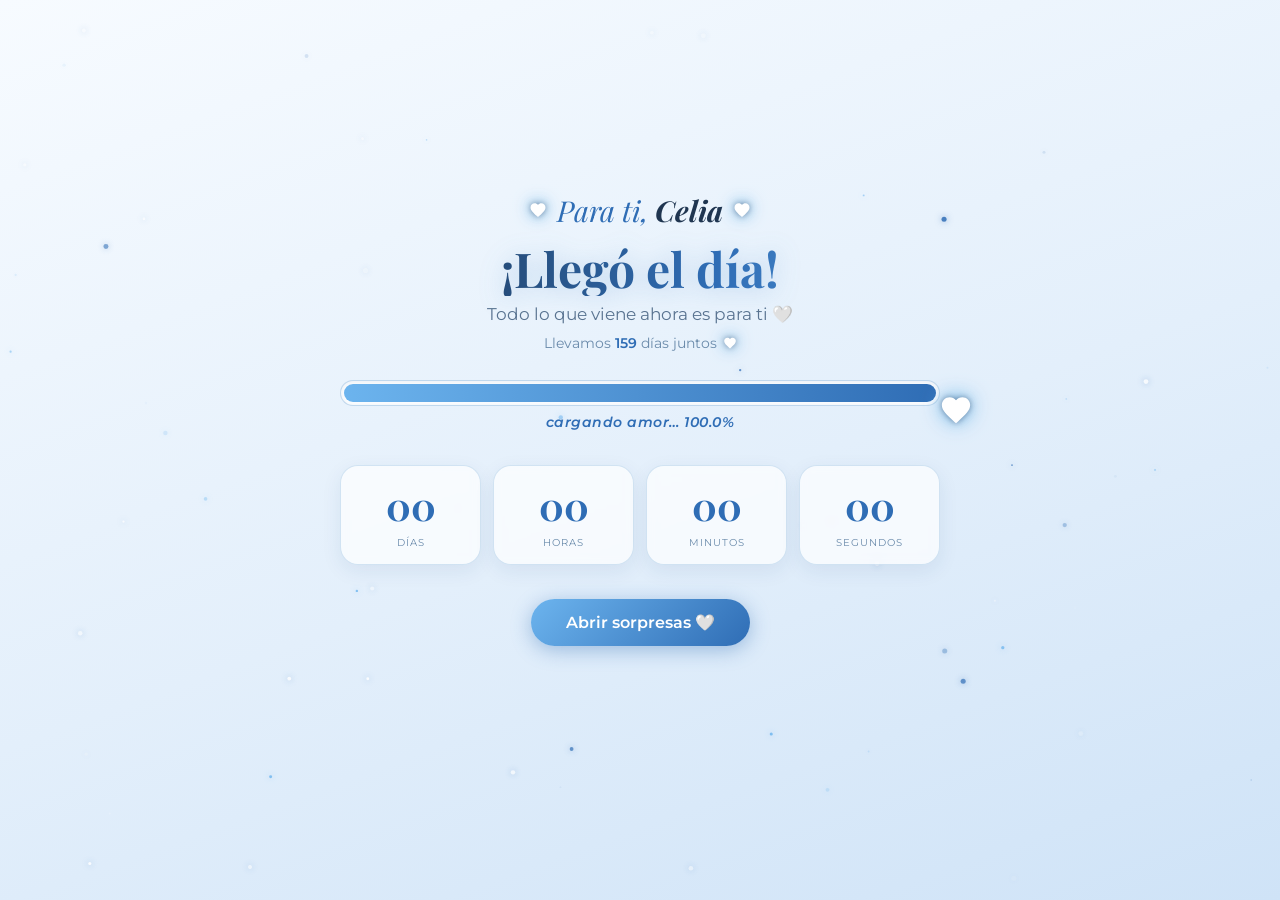
<file: index.html>
<!DOCTYPE html>
<html lang="es">
<head>
    <meta charset="UTF-8">
    <meta name="viewport" content="width=device-width, initial-scale=1.0">
    <title>Feliz cumpleaños Celia 🤍</title>
    <!-- Enlace a tus estilos CSS -->
    <link rel="stylesheet" href="css/estilos.css">
    <!-- Fuentes: Playfair Display (título y números) y Montserrat (resto) -->
    <link href="https://fonts.googleapis.com/css2?family=Montserrat:wght@300;400;600&family=Playfair+Display:ital,wght@0,400;0,600;0,700;1,400;1,700&display=swap" rel="stylesheet">
</head>
<body class="pagina-contador">

    <!-- Fondo: destellos que suben (canvas) y corazones flotantes -->
    <canvas class="fondo-destellos" id="fondoDestellos" aria-hidden="true"></canvas>
    <div class="capa-corazones" id="capaCorazones" aria-hidden="true"></div>
    <!-- Capa para las explosiones de corazones y confeti -->
    <div class="capa-confeti" id="capaConfeti" aria-hidden="true"></div>

    <div class="container" id="mainCard">
        <!-- Línea pequeña encima del título -->
        <p class="dedicatoria">
            <svg class="dedicatoria-corazon" viewBox="0 0 24 24" aria-hidden="true"><path fill="#ffffff" d="M12 21.35l-1.45-1.32C5.4 15.36 2 12.28 2 8.5 2 5.42 4.42 3 7.5 3c1.74 0 3.41.81 4.5 2.09C13.09 3.81 14.76 3 16.5 3 19.58 3 22 5.42 22 8.5c0 3.78-3.4 6.86-8.55 11.54L12 21.35z"/></svg>
            <span>Para ti, <strong>Celia</strong></span>
            <svg class="dedicatoria-corazon" viewBox="0 0 24 24" aria-hidden="true"><path fill="#ffffff" d="M12 21.35l-1.45-1.32C5.4 15.36 2 12.28 2 8.5 2 5.42 4.42 3 7.5 3c1.74 0 3.41.81 4.5 2.09C13.09 3.81 14.76 3 16.5 3 19.58 3 22 5.42 22 8.5c0 3.78-3.4 6.86-8.55 11.54L12 21.35z"/></svg>
        </p>

        <!-- Título principal -->
        <h1 id="tituloPrincipal">Cuenta atrás</h1>

        <!-- Mensaje que solo aparece cuando llega el día -->
        <p class="subtitulo" id="mensajeDinamico" hidden></p>

        <!-- Días que llevamos juntos (se calcula en js/contador.js) -->
        <p class="dias-juntos" id="diasJuntos">
            <span id="diasJuntosTexto">Llevamos <strong>0</strong> días juntos</span>
            <svg class="dias-juntos-corazon" viewBox="0 0 24 24" aria-hidden="true"><path fill="#ffffff" d="M12 21.35l-1.45-1.32C5.4 15.36 2 12.28 2 8.5 2 5.42 4.42 3 7.5 3c1.74 0 3.41.81 4.5 2.09C13.09 3.81 14.76 3 16.5 3 19.58 3 22 5.42 22 8.5c0 3.78-3.4 6.86-8.55 11.54L12 21.35z"/></svg>
        </p>

        <!-- Barra de carga con corazón -->
        <div class="barra-contenedor" id="barraContenedor">
            <div class="barra-progreso" id="barraProgreso"></div>
            <div class="runner" id="runner" aria-hidden="true">
                <svg viewBox="0 0 24 24"><path fill="#ffffff" d="M12 21.35l-1.45-1.32C5.4 15.36 2 12.28 2 8.5 2 5.42 4.42 3 7.5 3c1.74 0 3.41.81 4.5 2.09C13.09 3.81 14.76 3 16.5 3 19.58 3 22 5.42 22 8.5c0 3.78-3.4 6.86-8.55 11.54L12 21.35z"/></svg>
            </div>
        </div>
        <div class="porcentaje-texto" id="porcentajeTexto">cargando amor… 0%</div>

        <!-- Reloj de cuenta atrás -->
        <div class="contador-grid">
            <div class="caja-tiempo">
                <span id="dias">00</span>
                <label>Días</label>
            </div>
            <div class="caja-tiempo">
                <span id="horas">00</span>
                <label>Horas</label>
            </div>
            <div class="caja-tiempo">
                <span id="minutos">00</span>
                <label>Minutos</label>
            </div>
            <div class="caja-tiempo">
                <span id="segundos">00</span>
                <label>Segundos</label>
            </div>
        </div>

        <!-- Frase del día (se elige en js/contador.js, array FRASES) -->
        <div class="frase-dia" id="fraseDia">
            <p class="frase-etiqueta">Mensaje de hoy</p>
            <p class="frase-texto" id="fraseTexto"></p>
        </div>

        <!-- Botón para ir al menú de los 6 regalos (bloqueado hasta el día) -->
        <div class="zona-boton">
            <a href="menu.html" class="btn-entrar bloqueado" id="btnEntrar" aria-disabled="true">
                <span class="btn-candado" id="btnCandado" aria-hidden="true">🔒</span>
                <span id="btnTexto">Abrir sorpresas</span>
            </a>
            <p class="nota-desbloqueo" id="notaDesbloqueo">Se desbloquea el 12 de diciembre ✨</p>
            <p class="mensaje-bloqueo" id="mensajeBloqueo" role="status" aria-live="polite"></p>
        </div>
    </div>

    <!-- Transición a pantalla completa al pulsar "Abrir sorpresas": fundido + textos (en js/contador.js) -->
    <div class="transicion" id="transicion" hidden>
        <div class="transicion-contenido">
            <h2 class="transicion-titulo" id="transicionTitulo"></h2>
            <p class="transicion-subtitulo" id="transicionSubtitulo">
                <span></span>
                <svg class="dedicatoria-corazon" viewBox="0 0 24 24" aria-hidden="true"><path fill="#ffffff" d="M12 21.35l-1.45-1.32C5.4 15.36 2 12.28 2 8.5 2 5.42 4.42 3 7.5 3c1.74 0 3.41.81 4.5 2.09C13.09 3.81 14.76 3 16.5 3 19.58 3 22 5.42 22 8.5c0 3.78-3.4 6.86-8.55 11.54L12 21.35z"/></svg>
            </p>
        </div>
    </div>

    <!-- Configuración compartida (fechas) y lógica del contador -->
    <script src="js/config.js"></script>
    <script src="js/contador.js"></script>
</body>
</html>
</file>
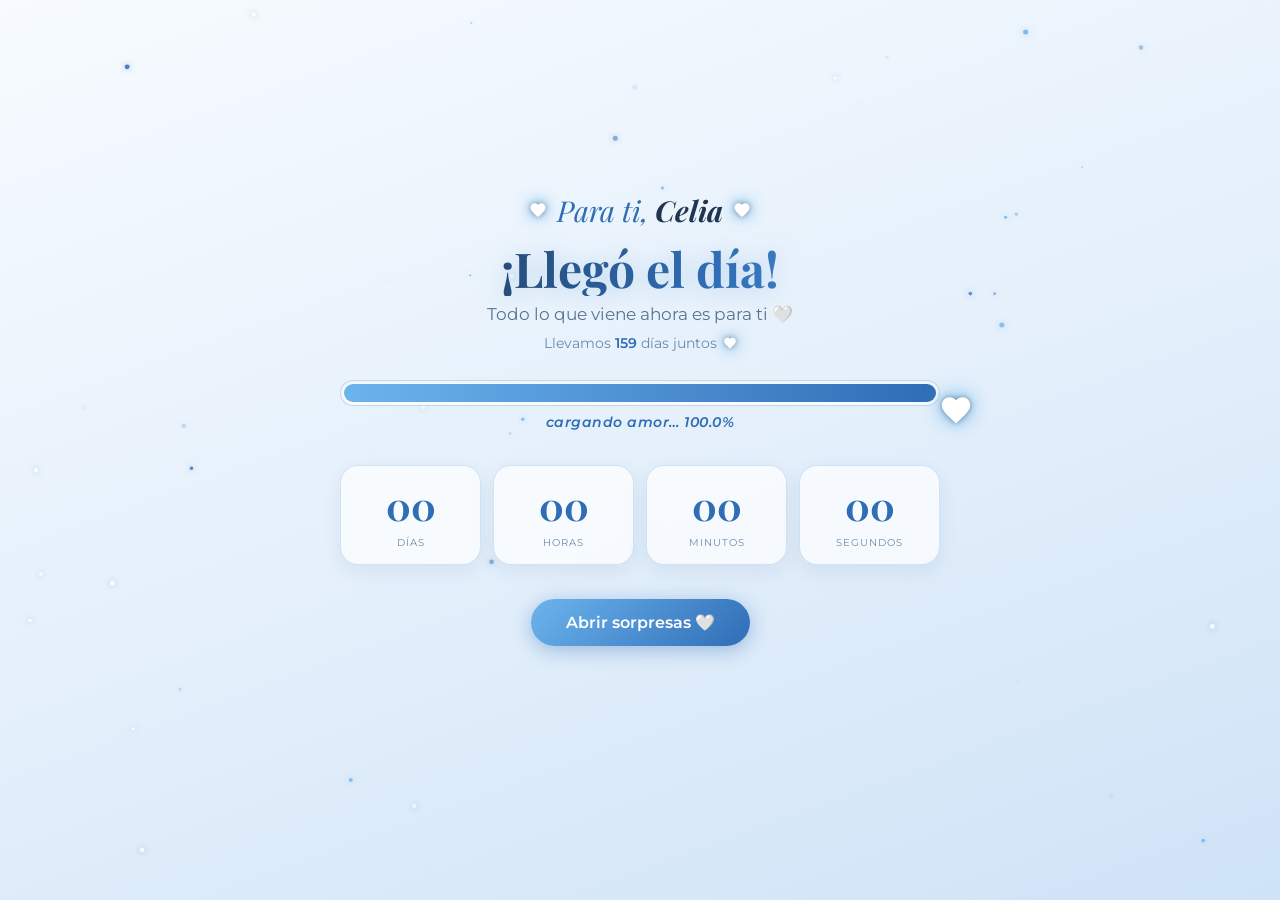
<file: regalo celia/index.html>
<!DOCTYPE html>
<html lang="es">
<head>
    <meta charset="UTF-8">
    <meta name="viewport" content="width=device-width, initial-scale=1.0">
    <title>Feliz cumpleaños Celia 🤍</title>
    <!-- Enlace a tus estilos CSS -->
    <link rel="stylesheet" href="css/estilos.css">
    <!-- Fuentes: Playfair Display (título y números) y Montserrat (resto) -->
    <link href="https://fonts.googleapis.com/css2?family=Montserrat:wght@300;400;600&family=Playfair+Display:ital,wght@0,400;0,600;0,700;1,400;1,700&display=swap" rel="stylesheet">
</head>
<body class="pagina-contador">

    <!-- Fondo: destellos que suben (canvas) y corazones flotantes -->
    <canvas class="fondo-destellos" id="fondoDestellos" aria-hidden="true"></canvas>
    <div class="capa-corazones" id="capaCorazones" aria-hidden="true"></div>
    <!-- Capa para las explosiones de corazones y confeti -->
    <div class="capa-confeti" id="capaConfeti" aria-hidden="true"></div>

    <div class="container" id="mainCard">
        <!-- Línea pequeña encima del título -->
        <p class="dedicatoria">
            <svg class="dedicatoria-corazon" viewBox="0 0 24 24" aria-hidden="true"><path fill="#ffffff" d="M12 21.35l-1.45-1.32C5.4 15.36 2 12.28 2 8.5 2 5.42 4.42 3 7.5 3c1.74 0 3.41.81 4.5 2.09C13.09 3.81 14.76 3 16.5 3 19.58 3 22 5.42 22 8.5c0 3.78-3.4 6.86-8.55 11.54L12 21.35z"/></svg>
            <span>Para ti, <strong>Celia</strong></span>
            <svg class="dedicatoria-corazon" viewBox="0 0 24 24" aria-hidden="true"><path fill="#ffffff" d="M12 21.35l-1.45-1.32C5.4 15.36 2 12.28 2 8.5 2 5.42 4.42 3 7.5 3c1.74 0 3.41.81 4.5 2.09C13.09 3.81 14.76 3 16.5 3 19.58 3 22 5.42 22 8.5c0 3.78-3.4 6.86-8.55 11.54L12 21.35z"/></svg>
        </p>

        <!-- Título principal -->
        <h1 id="tituloPrincipal">Cuenta atrás</h1>

        <!-- Mensaje que solo aparece cuando llega el día -->
        <p class="subtitulo" id="mensajeDinamico" hidden></p>

        <!-- Días que llevamos juntos (se calcula en js/contador.js) -->
        <p class="dias-juntos" id="diasJuntos">
            <span id="diasJuntosTexto">Llevamos <strong>0</strong> días juntos</span>
            <svg class="dias-juntos-corazon" viewBox="0 0 24 24" aria-hidden="true"><path fill="#ffffff" d="M12 21.35l-1.45-1.32C5.4 15.36 2 12.28 2 8.5 2 5.42 4.42 3 7.5 3c1.74 0 3.41.81 4.5 2.09C13.09 3.81 14.76 3 16.5 3 19.58 3 22 5.42 22 8.5c0 3.78-3.4 6.86-8.55 11.54L12 21.35z"/></svg>
        </p>

        <!-- Barra de carga con corazón -->
        <div class="barra-contenedor" id="barraContenedor">
            <div class="barra-progreso" id="barraProgreso"></div>
            <div class="runner" id="runner" aria-hidden="true">
                <svg viewBox="0 0 24 24"><path fill="#ffffff" d="M12 21.35l-1.45-1.32C5.4 15.36 2 12.28 2 8.5 2 5.42 4.42 3 7.5 3c1.74 0 3.41.81 4.5 2.09C13.09 3.81 14.76 3 16.5 3 19.58 3 22 5.42 22 8.5c0 3.78-3.4 6.86-8.55 11.54L12 21.35z"/></svg>
            </div>
        </div>
        <div class="porcentaje-texto" id="porcentajeTexto">cargando amor… 0%</div>

        <!-- Reloj de cuenta atrás -->
        <div class="contador-grid">
            <div class="caja-tiempo">
                <span id="dias">00</span>
                <label>Días</label>
            </div>
            <div class="caja-tiempo">
                <span id="horas">00</span>
                <label>Horas</label>
            </div>
            <div class="caja-tiempo">
                <span id="minutos">00</span>
                <label>Minutos</label>
            </div>
            <div class="caja-tiempo">
                <span id="segundos">00</span>
                <label>Segundos</label>
            </div>
        </div>

        <!-- Frase del día (se elige en js/contador.js, array FRASES) -->
        <div class="frase-dia" id="fraseDia">
            <p class="frase-etiqueta">Mensaje de hoy</p>
            <p class="frase-texto" id="fraseTexto"></p>
        </div>

        <!-- Botón para ir al menú de los 6 regalos (bloqueado hasta el día) -->
        <div class="zona-boton">
            <a href="menu.html" class="btn-entrar bloqueado" id="btnEntrar" aria-disabled="true">
                <span class="btn-candado" id="btnCandado" aria-hidden="true">🔒</span>
                <span id="btnTexto">Abrir sorpresas</span>
            </a>
            <p class="nota-desbloqueo" id="notaDesbloqueo">Se desbloquea el 11 de diciembre ✨</p>
            <p class="mensaje-bloqueo" id="mensajeBloqueo" role="status" aria-live="polite"></p>
        </div>
    </div>

    <!-- Transición a pantalla completa al pulsar "Abrir sorpresas": fundido + textos (en js/contador.js) -->
    <div class="transicion" id="transicion" hidden>
        <div class="transicion-contenido">
            <h2 class="transicion-titulo" id="transicionTitulo"></h2>
            <p class="transicion-subtitulo" id="transicionSubtitulo">
                <span></span>
                <svg class="dedicatoria-corazon" viewBox="0 0 24 24" aria-hidden="true"><path fill="#ffffff" d="M12 21.35l-1.45-1.32C5.4 15.36 2 12.28 2 8.5 2 5.42 4.42 3 7.5 3c1.74 0 3.41.81 4.5 2.09C13.09 3.81 14.76 3 16.5 3 19.58 3 22 5.42 22 8.5c0 3.78-3.4 6.86-8.55 11.54L12 21.35z"/></svg>
            </p>
        </div>
    </div>

    <!-- Configuración compartida (fechas) y lógica del contador -->
    <script src="js/config.js"></script>
    <script src="js/contador.js"></script>
</body>
</html>
</file>
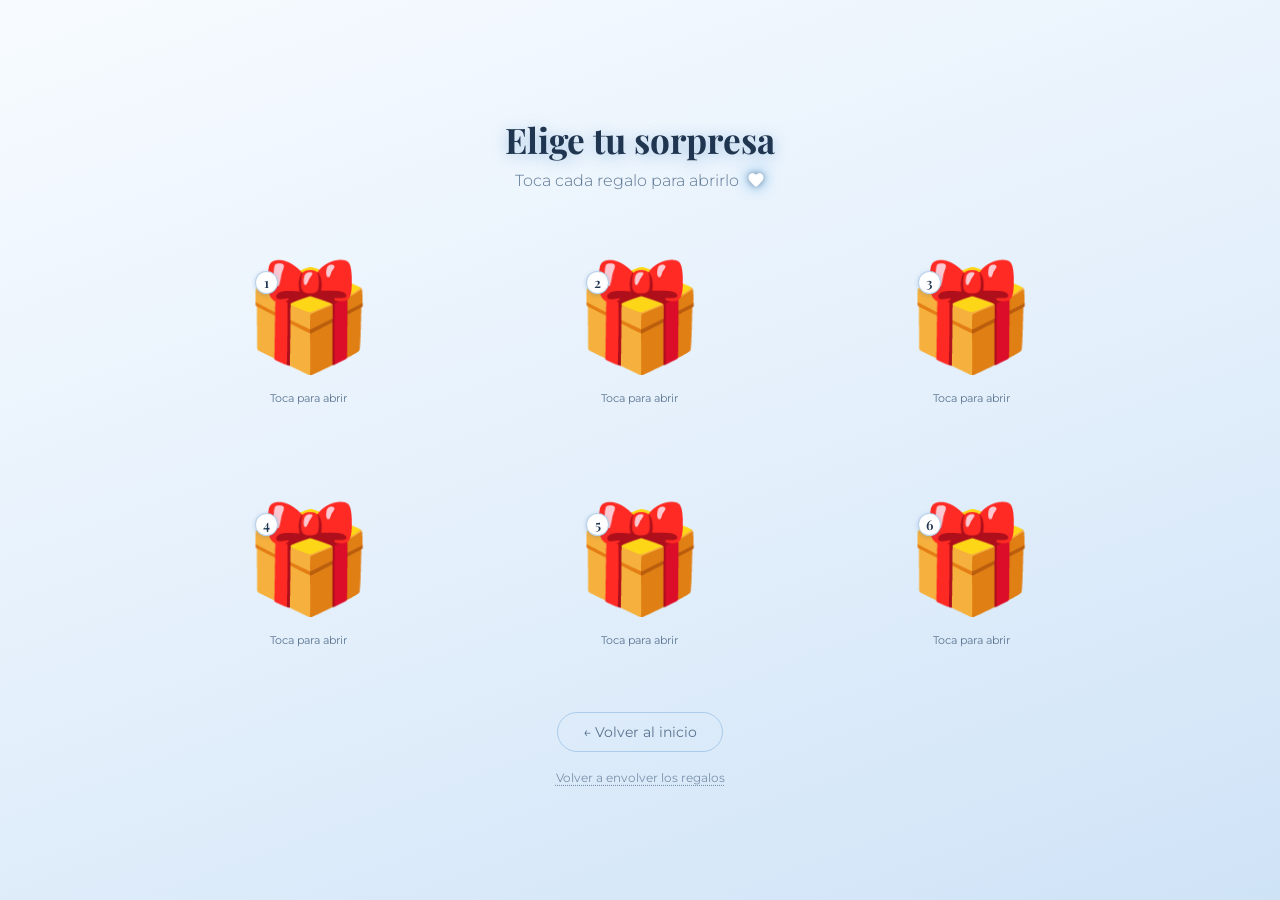
<file: menu.html>
<!DOCTYPE html>
<html lang="es">
<head>
    <meta charset="UTF-8">
    <meta name="viewport" content="width=device-width, initial-scale=1.0">
    <!-- Protección: si todavía no ha llegado la fecha, vuelve al contador -->
    <script src="js/config.js"></script>
    <script>
        if (!sorpresaDisponible()) {
            document.documentElement.style.visibility = 'hidden';
            location.replace('index.html');
        }
    </script>
    <title>Tus Regalos 💖</title>
    <link rel="stylesheet" href="css/estilos.css">
    <link href="https://fonts.googleapis.com/css2?family=Montserrat:wght@300;400;600&family=Playfair+Display:ital,wght@0,400;0,600;1,400&display=swap" rel="stylesheet">
</head>
<body class="pagina-menu">

    <div class="container">
        <h1>Elige tu sorpresa</h1>
        <p class="subtitulo">Toca cada regalo para abrirlo
            <svg class="dedicatoria-corazon" viewBox="0 0 24 24" aria-hidden="true"><path fill="#ffffff" d="M12 21.35l-1.45-1.32C5.4 15.36 2 12.28 2 8.5 2 5.42 4.42 3 7.5 3c1.74 0 3.41.81 4.5 2.09C13.09 3.81 14.76 3 16.5 3 19.58 3 22 5.42 22 8.5c0 3.78-3.4 6.86-8.55 11.54L12 21.35z"/></svg>
        </p>

        <div class="regalos-grid">


            <a href="regalos/fotos.html" class="tarjeta-regalo cerrado" data-id="fotos">
                <div class="envoltorio">
                    <small>Toca para abrir</small>
                </div>
                <div class="contenido">
                    <span class="icono">📸</span>
                    <h3>Nuestros Recuerdos</h3>
                    <p>Nuestra galería de fotos</p>
                    <span class="mini-btn">Ver regalo →</span>
                </div>
            </a>

            <a href="regalos/carta.html" class="tarjeta-regalo cerrado" data-id="carta">
                <div class="envoltorio">
                    <small>Toca para abrir</small>
                </div>
                <div class="contenido">
                    <span class="icono">💌</span>
                    <h3>Carta Abierta</h3>
                    <p>Palabras directas al corazón</p>
                    <span class="mini-btn">Ver regalo →</span>
                </div>
            </a>

            <a href="regalos/cuponera.html" class="tarjeta-regalo cerrado" data-id="cuponera">
                <div class="envoltorio">
                    <small>Toca para abrir</small>
                </div>
                <div class="contenido">
                    <span class="icono">🎟️</span>
                    <h3>Cuponera de Vales</h3>
                    <p>Canjeables por momentos únicos</p>
                    <span class="mini-btn">Ver regalo →</span>
                </div>
            </a>

            <a href="regalos/razones.html" class="tarjeta-regalo cerrado" data-id="razones">
                <div class="envoltorio">
                    <small>Toca para abrir</small>
                </div>
                <div class="contenido">
                    <span class="icono">✨</span>
                    <h3>Razones para Amarte</h3>
                    <p>Todo lo que amo de ti</p>
                    <span class="mini-btn">Ver regalo →</span>
                </div>
            </a>

            <a href="regalos/musica.html" class="tarjeta-regalo cerrado" data-id="musica">
                <div class="envoltorio">
                    <small>Toca para abrir</small>
                </div>
                <div class="contenido">
                    <span class="icono">🎶</span>
                    <h3>Nuestra Playlist</h3>
                    <p>Las canciones de nuestra historia</p>
                    <span class="mini-btn">Ver regalo →</span>
                </div>
            </a>

            <a href="regalos/flores.html" class="tarjeta-regalo cerrado" data-id="flores">
                <div class="envoltorio">
                    <small>Toca para abrir</small>
                </div>
                <div class="contenido">
                    <span class="icono">🌸</span>
                    <h3>Ramo de Flores</h3>
                    <p>Un detalle floral especial</p>
                    <span class="mini-btn">Ver regalo →</span>
                </div>
            </a>

        </div>

        <a href="index.html" class="btn-volver">← Volver al inicio</a>
        <button type="button" class="reenvolver" id="reenvolver">Volver a envolver los regalos</button>
    </div>

    <!-- Corazones que salen de las cajas al abrirse -->
    <div class="capa-corazones-menu" id="capaCorazonesMenu" aria-hidden="true"></div>

    <script>
        const CLAVE = 'regalosAbiertos';
        const tarjetas = document.querySelectorAll('.tarjeta-regalo');
        const reducirMovimiento = window.matchMedia('(prefers-reduced-motion: reduce)').matches;

        const SVG_CORAZON = '<svg viewBox="0 0 24 24"><path fill="currentColor" d="M12 21.35l-1.45-1.32C5.4 15.36 2 12.28 2 8.5 2 5.42 4.42 3 7.5 3c1.74 0 3.41.81 4.5 2.09C13.09 3.81 14.76 3 16.5 3 19.58 3 22 5.42 22 8.5c0 3.78-3.4 6.86-8.55 11.54L12 21.35z"/></svg>';
        const COLORES_CORAZON = ['#ffffff', '#6cb4ee', '#ffffff', '#2f6db5'];

        function leerAbiertos() {
            try {
                return JSON.parse(localStorage.getItem(CLAVE)) || [];
            } catch (e) {
                return [];
            }
        }

        function guardarAbierto(id) {
            try {
                const abiertos = leerAbiertos();
                if (!abiertos.includes(id)) {
                    abiertos.push(id);
                    localStorage.setItem(CLAVE, JSON.stringify(abiertos));
                }
            } catch (e) { /* si falla el guardado, no pasa nada */ }
        }

        // Cada tarjeta lleva su regalo 🎁 con su número
        tarjetas.forEach((t, i) => {
            const caja = document.createElement('div');
            caja.className = 'caja-regalo';
            caja.setAttribute('aria-hidden', 'true');
            caja.innerHTML = `
                <div class="caja-mueve">
                    <div class="caja-destello"></div>
                    <span class="caja-emoji">🎁</span>
                    <span class="caja-numero">${i + 1}</span>
                </div>`;
            t.querySelector('.envoltorio').prepend(caja);
        });

        // Al cargar: dejar abiertos los que ya se descubrieron (sin animación)
        function pintarEstado() {
            const yaAbiertos = leerAbiertos();
            tarjetas.forEach(t => {
                delete t.dataset.animando;
                t.classList.remove('abriendo', 'destapando', 'desvaneciendo', 'recien-abierto');
                const abierto = yaAbiertos.includes(t.dataset.id);
                t.classList.toggle('abierto', abierto);
                t.classList.toggle('cerrado', !abierto);
            });
        }
        pintarEstado();

        // Al volver con el botón "atrás" el navegador puede restaurar la página
        // a mitad de animación: se repinta con lo guardado
        window.addEventListener('pageshow', e => { if (e.persisted) pintarEstado(); });

        // Corazones blancos y azules que suben desde la caja
        function corazones(t) {
            const capa = document.getElementById('capaCorazonesMenu');
            const r = t.querySelector('.caja-emoji').getBoundingClientRect();
            for (let i = 0; i < 12; i++) {
                const c = document.createElement('span');
                c.className = 'corazon-caja';
                c.innerHTML = SVG_CORAZON;
                c.style.color = COLORES_CORAZON[i % COLORES_CORAZON.length];
                const tam = 10 + Math.random() * 12;
                c.style.width = c.style.height = tam + 'px';
                c.style.left = (r.left + r.width / 2) + 'px';
                c.style.top = r.top + 'px';
                capa.appendChild(c);

                const dx = (Math.random() - 0.5) * 160;
                const dy = -(70 + Math.random() * 120);
                c.animate([
                    { transform: 'translate(-50%, -50%) scale(0.3)', opacity: 0 },
                    { transform: 'translate(-50%, -50%) scale(0.9)', opacity: 1, offset: 0.1 },
                    { transform: `translate(calc(-50% + ${dx}px), calc(-50% + ${dy}px)) scale(1)`, opacity: 1, offset: 0.65 },
                    { transform: `translate(calc(-50% + ${dx * 1.2}px), calc(-50% + ${dy - 40}px)) scale(0.8)`, opacity: 0 }
                ], { duration: 1100 + Math.random() * 500, delay: Math.random() * 120, easing: 'ease-out', fill: 'both' })
                    .onfinish = () => c.remove();
            }
        }

        function abrir(t) {
            t.dataset.animando = '1';
            // Al terminar: se guarda como abierto y entra directamente en el regalo
            // (la tarjeta con su contenido ya se verá al volver al menú)
            const fin = () => {
                guardarAbierto(t.dataset.id);
                location.href = t.href;
            };

            if (reducirMovimiento) {
                // Solo un fundido
                t.classList.add('desvaneciendo');
                setTimeout(fin, 350);
                return;
            }

            t.classList.add('abriendo');                       // tiembla
            setTimeout(() => {                                  // salta, destello y corazones
                t.classList.add('destapando');
                corazones(t);
            }, 500);
            setTimeout(() => t.classList.add('desvaneciendo'), 1000);  // la caja se desvanece
            setTimeout(fin, 1300);                              // entra en el regalo
        }

        // Al tocar un regalo cerrado: se abre en lugar de navegar
        tarjetas.forEach(t => {
            t.addEventListener('click', e => {
                if (t.dataset.animando) { e.preventDefault(); return; }
                if (!t.classList.contains('cerrado')) return; // ya abierto: navega normal
                e.preventDefault();
                abrir(t);
            });
        });

        // "Volver a envolver los regalos": borra lo guardado y cierra todas las cajas
        document.getElementById('reenvolver').addEventListener('click', () => {
            try { localStorage.removeItem(CLAVE); } catch (e) { /* sin acceso, no pasa nada */ }
            tarjetas.forEach(t => {
                if (t.dataset.animando) return;
                t.classList.remove('abierto', 'recien-abierto');
                t.classList.add('cerrado');
            });
        });
    </script>

</body>
</html>
</file>
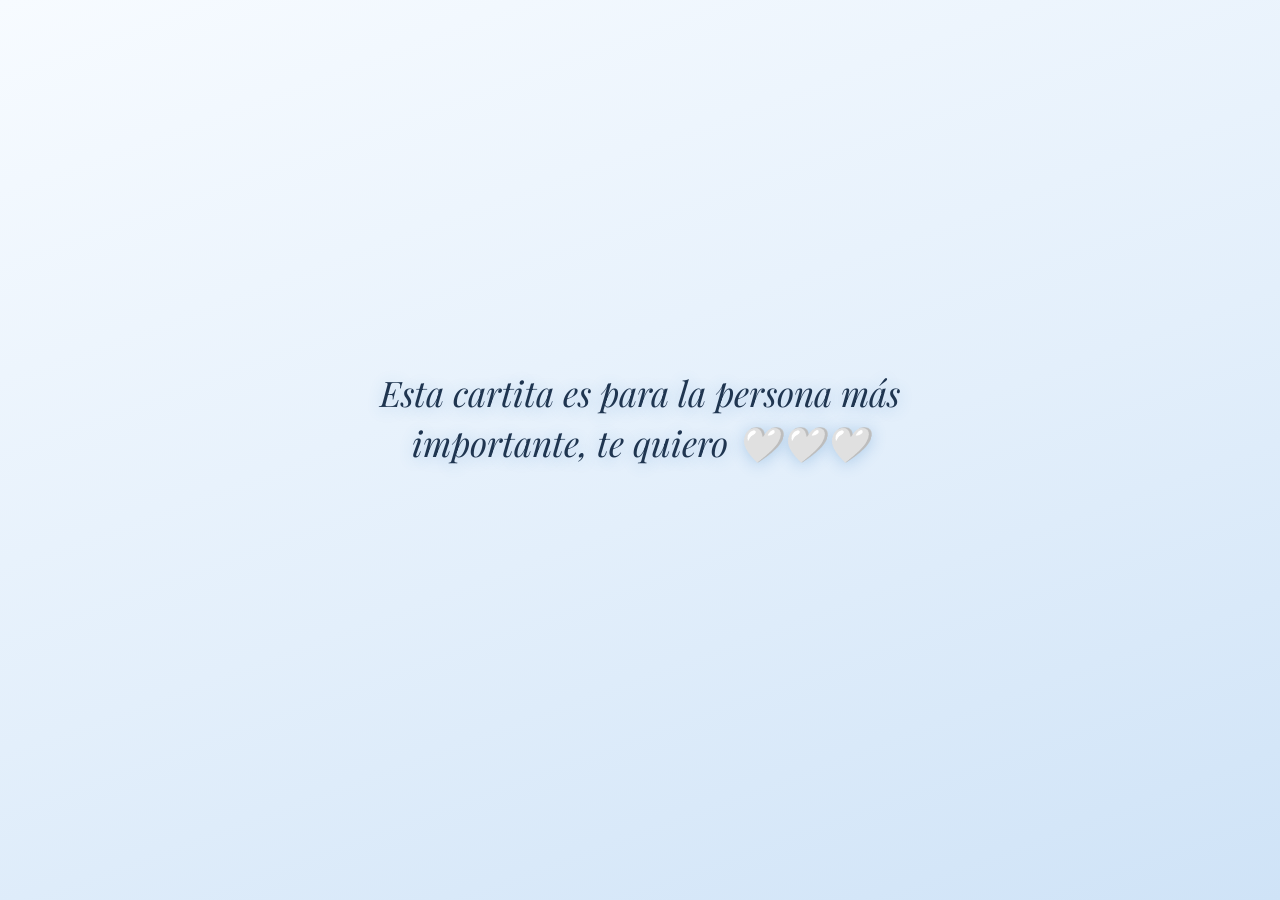
<file: regalos/carta.html>
<!DOCTYPE html>
<html lang="es">
<head>
    <meta charset="UTF-8">
    <meta name="viewport" content="width=device-width, initial-scale=1.0">
    <title>Carta Abierta 💌</title>
    <link rel="stylesheet" href="../css/estilos.css">
    <link href="https://fonts.googleapis.com/css2?family=Montserrat:wght@300;400;600&family=Playfair+Display:ital,wght@0,400;0,600;1,400&display=swap" rel="stylesheet">
</head>
<body style="justify-content: center; align-items: center; min-height: 100vh;">

    <!-- Contenedor general que ahora solo muestra la carta y el botón final -->
    <div class="container" style="display: flex; flex-direction: column; align-items: center; gap: 25px;">
        
        <!-- Mensajito previo que aparece antes de la carta -->
        <p id="introCarta" class="intro-carta oculto">Esta cartita es para la persona más importante, te quiero 🤍🤍🤍</p>

        <!-- Bloque de papel real (sin título arriba) -->
        <div id="papelCarta" class="papel-carta oculto" style="display: none;">
            <p id="textoCarta"></p>
        </div>

        <!-- Botón de volver oculto inicialmente -->
        <div id="btnVolver" class="oculto">
            <a href="../menu.html" class="btn-volver">← Volver al menú</a>
        </div>

    </div>

    <script src="../js/carta.js"></script>
</body>
</html>
</file>
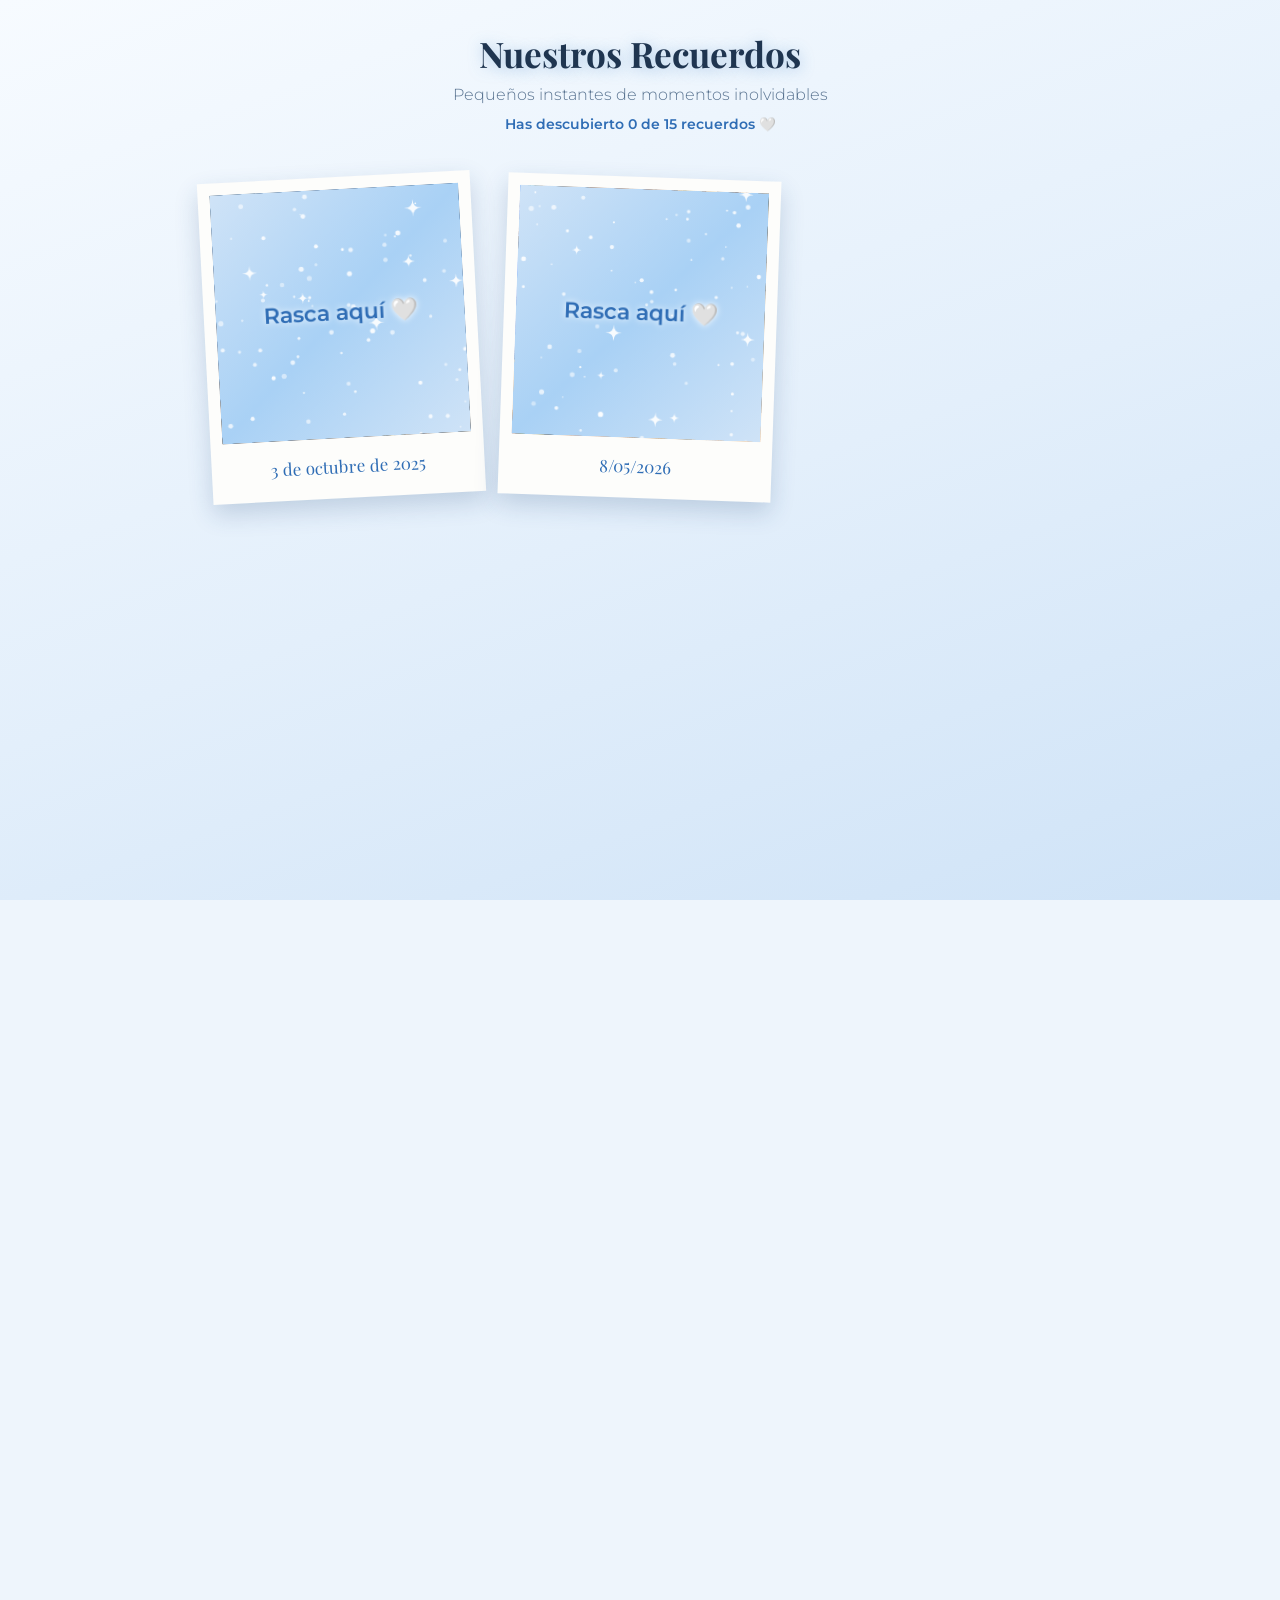
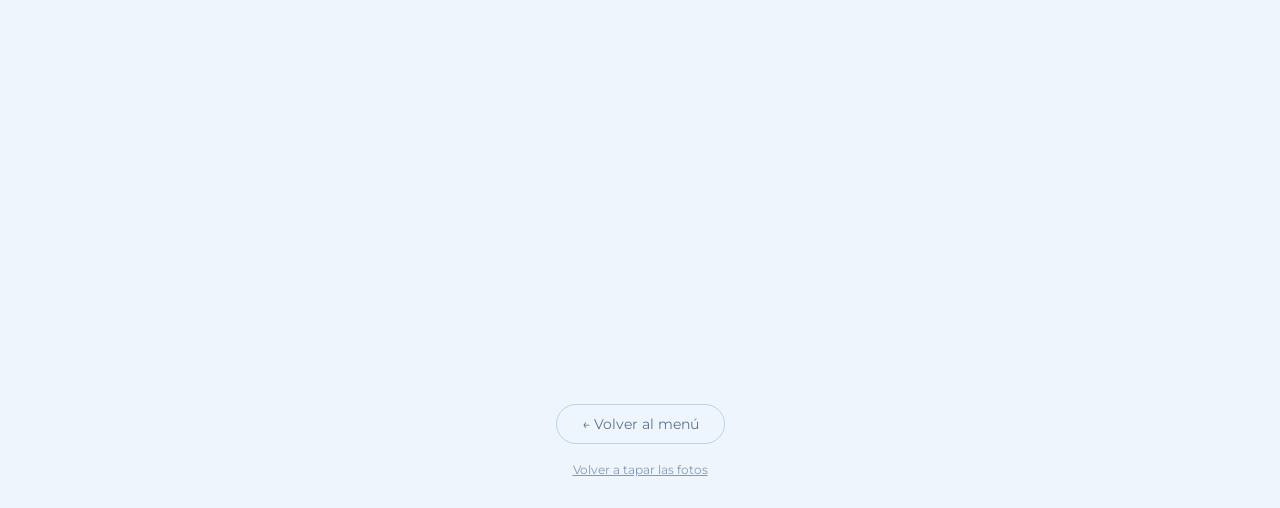
<file: regalos/fotos.html>
<!DOCTYPE html>
<html lang="es">
<head>
    <meta charset="UTF-8">
    <meta name="viewport" content="width=device-width, initial-scale=1.0">
    <title>Nuestros Recuerdos 📸</title>
    <link rel="stylesheet" href="../css/estilos.css">
    <link rel="stylesheet" href="../css/fotos.css">
    <link href="https://fonts.googleapis.com/css2?family=Montserrat:wght@300;400;600&family=Playfair+Display:ital,wght@0,400;0,600;1,400&display=swap" rel="stylesheet">
</head>
<body class="pagina-fotos">

    <div class="container" style="max-width: 900px;">
        <h1>Nuestros Recuerdos</h1>
        <p class="subtitulo">Pequeños instantes de momentos inolvidables</p>
        <p class="contador-recuerdos" id="contadorRecuerdos" aria-live="polite"></p>

        <!-- Grid de la galería de fotos -->
        <div class="galeria-grid" id="galeriaGrid">
            <!-- Las fotos se cargarán dinámicamente desde JS -->
        </div>

        <br>
        <a href="../menu.html" class="btn-volver">← Volver al menú</a>

        <!-- Para probar: vuelve a tapar todas las fotos -->
        <p><a href="#" id="volverATapar" class="volver-a-tapar">Volver a tapar las fotos</a></p>
    </div>

    <!-- Aviso de que hay más fotos haciendo scroll (se oculta solo) -->
    <div class="aviso-scroll" id="avisoScroll" aria-hidden="true">
        <span class="aviso-scroll-flecha">↓</span>
        <span>Desliza para ver más</span>
    </div>

    <!-- Script de la galería -->
    <script src="../js/fotos.js"></script>
</body>
</html>
</file>
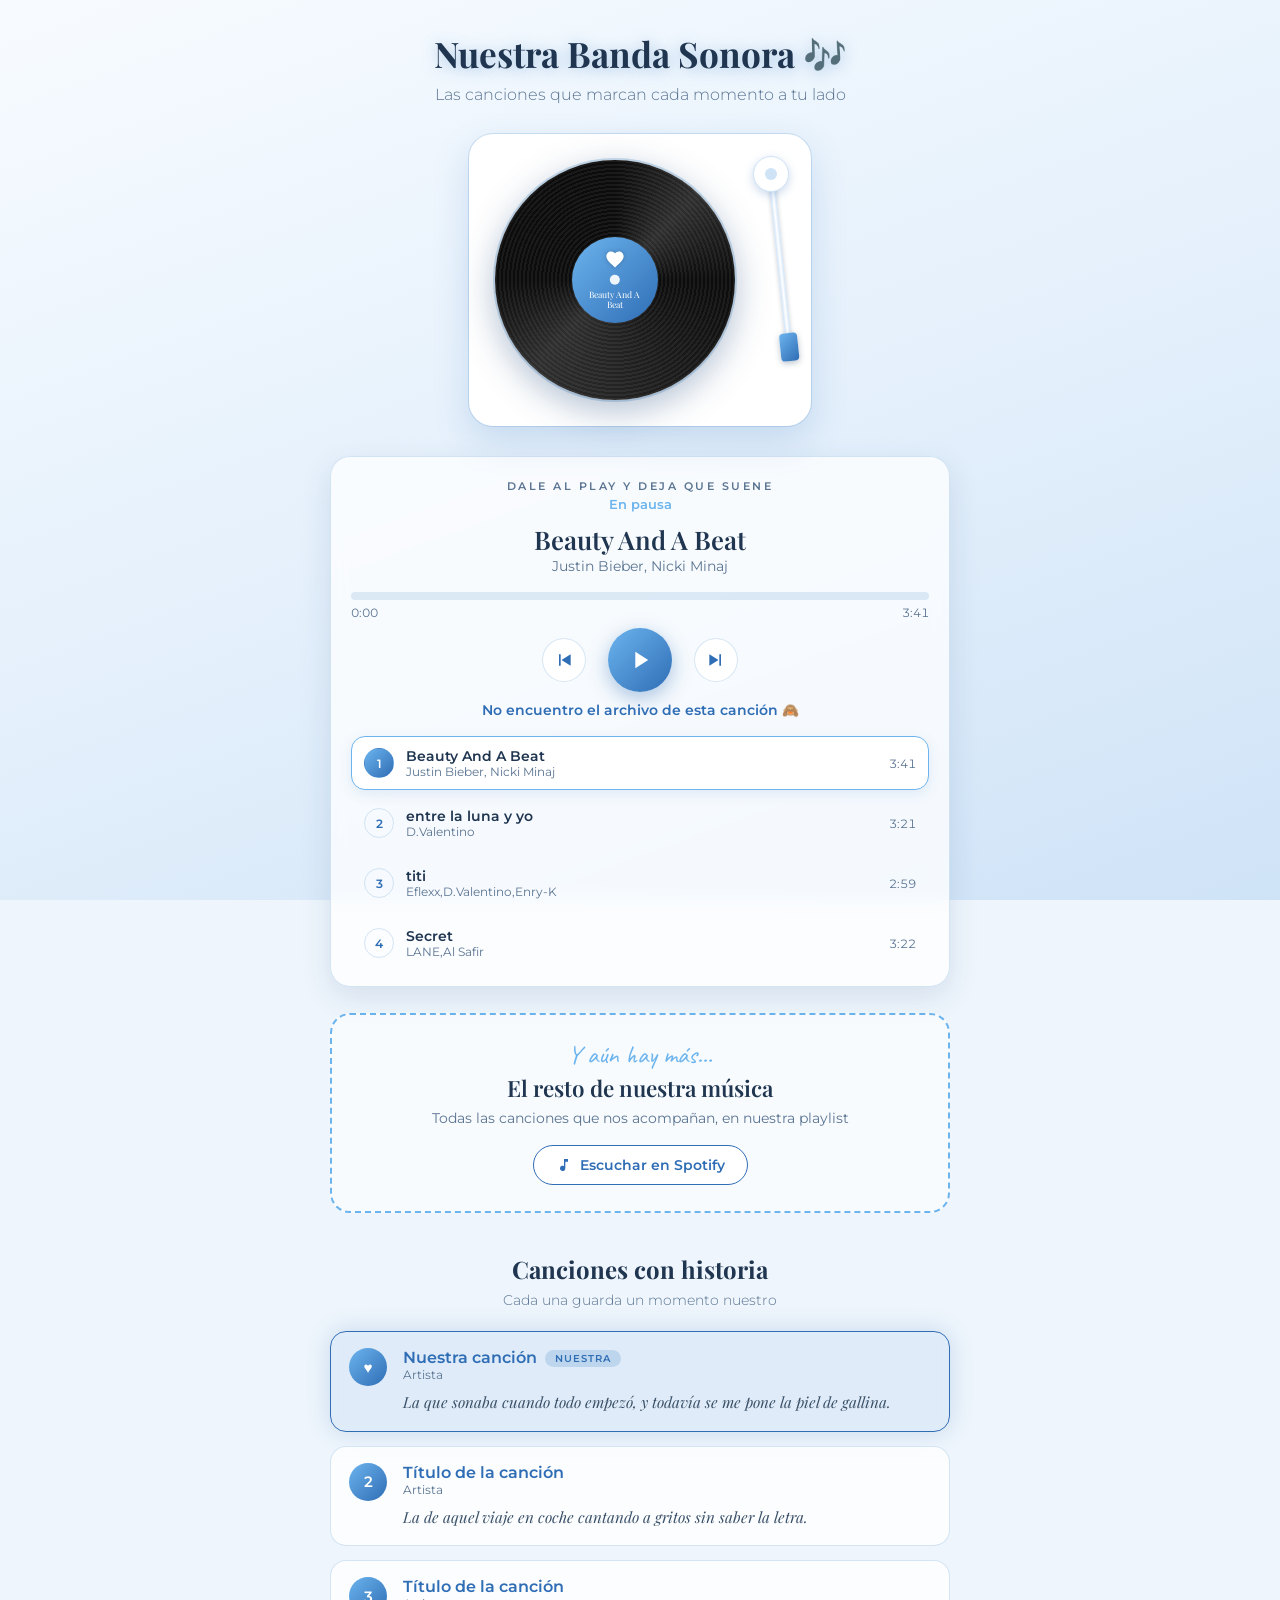
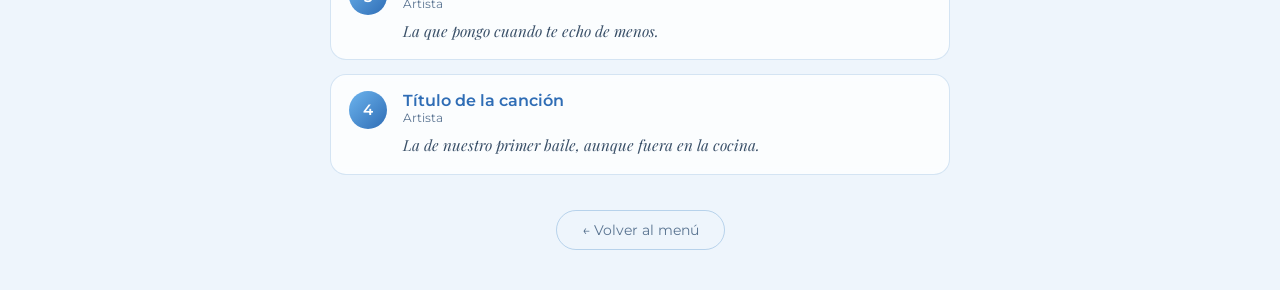
<file: regalos/musica.html>
<!DOCTYPE html>
<html lang="es">
<head>
    <meta charset="UTF-8">
    <meta name="viewport" content="width=device-width, initial-scale=1.0">
    <title>Nuestra Playlist 🎶</title>
    <link rel="stylesheet" href="../css/estilos.css">
    <link href="https://fonts.googleapis.com/css2?family=Montserrat:wght@300;400;600&family=Playfair+Display:ital,wght@0,400;0,600;1,400&family=Caveat:wght@400;600&display=swap" rel="stylesheet">

    <link rel="stylesheet" href="../css/musica.css">
</head>
<body>

    <div class="container-musica">
        <h1>Nuestra Banda Sonora 🎶</h1>
        <p class="subtitulo">Las canciones que marcan cada momento a tu lado</p>

        <!-- Tocadiscos: vinilo + brazo (se animan cuando suena la música) -->
        <div class="escenario" id="escenario">
            <div class="halo"></div>
            <div class="bs-tocadiscos">
                <div class="vinilo">
                    <div class="vinilo-etiqueta bs-etiqueta-disco">
                        <svg viewBox="0 0 24 24" aria-hidden="true"><path fill="#ffffff" d="M12 21.35l-1.45-1.32C5.4 15.36 2 12.28 2 8.5 2 5.42 4.42 3 7.5 3c1.74 0 3.41.81 4.5 2.09C13.09 3.81 14.76 3 16.5 3 19.58 3 22 5.42 22 8.5c0 3.78-3.4 6.86-8.55 11.54L12 21.35z"/></svg>
                        <span class="bs-disco-titulo" id="bsDiscoTitulo"></span>
                    </div>
                </div>
                <div class="bs-brazo" aria-hidden="true">
                    <span class="bs-brazo-barra"></span>
                    <span class="bs-brazo-cabeza"></span>
                </div>
                <span class="bs-pivote" aria-hidden="true"></span>
            </div>
        </div>

        <!-- Reproductor propio (canciones en js/musica.js, array CANCIONES) -->
        <div class="bs-reproductor">
            <p class="bs-etiqueta">Dale al play y deja que suene</p>
            <p class="bs-estado" id="bsEstado">En pausa</p>
            <h2 class="bs-titulo" id="bsTitulo"></h2>
            <p class="bs-artistas" id="bsArtistas"></p>

            <div class="bs-progreso" id="bsProgreso" role="slider" aria-label="Progreso de la canción" aria-valuemin="0" aria-valuemax="100" aria-valuenow="0" tabindex="0">
                <div class="bs-progreso-relleno" id="bsRelleno"></div>
            </div>
            <div class="bs-tiempos">
                <span id="bsActual">0:00</span>
                <span id="bsTotal">0:00</span>
            </div>

            <div class="bs-controles">
                <button type="button" class="bs-btn" id="bsAnterior" aria-label="Canción anterior">
                    <svg viewBox="0 0 24 24" aria-hidden="true"><path d="M6 5h2v14H6zM20 5v14L9 12z"/></svg>
                </button>
                <button type="button" class="bs-btn bs-btn-play" id="bsPlay" aria-label="Reproducir">
                    <svg class="bs-icono-play" viewBox="0 0 24 24" aria-hidden="true"><path d="M8 5v14l11-7z"/></svg>
                    <svg class="bs-icono-pausa" viewBox="0 0 24 24" aria-hidden="true"><path d="M6 5h4v14H6zM14 5h4v14h-4z"/></svg>
                </button>
                <button type="button" class="bs-btn" id="bsSiguiente" aria-label="Canción siguiente">
                    <svg viewBox="0 0 24 24" aria-hidden="true"><path d="M16 5h2v14h-2zM4 5l11 7-11 7z"/></svg>
                </button>
            </div>
            <p class="bs-error" id="bsError" role="status" aria-live="polite"></p>

            <ul class="bs-lista" id="bsLista"></ul>
        </div>

        <!-- El resto de nuestra música (enlace en js/musica.js, PLAYLIST_URL) -->
        <div class="bs-mas">
            <p class="bs-mas-antetitulo">Y aún hay más…</p>
            <h2 class="bs-mas-titulo">El resto de nuestra música</h2>
            <p class="bs-mas-subtitulo">Todas las canciones que nos acompañan, en nuestra playlist</p>
            <a class="bs-btn-spotify" id="bsSpotify" href="#" target="_blank" rel="noopener">
                <svg viewBox="0 0 24 24" aria-hidden="true"><path d="M12 3v10.55A4 4 0 1 0 14 17V7h4V3z"/></svg>
                Escuchar en Spotify
            </a>
        </div>

        <!-- Canciones con historia -->
        <h2 class="titulo-seccion">Canciones con historia</h2>
        <p class="subtitulo-seccion">Cada una guarda un momento nuestro</p>
        <div class="lista-canciones" id="listaCanciones"></div>

        <a href="../menu.html" class="btn-volver">← Volver al menú</a>
    </div>

    <script src="../js/musica.js"></script>

</body>
</html>
</file>
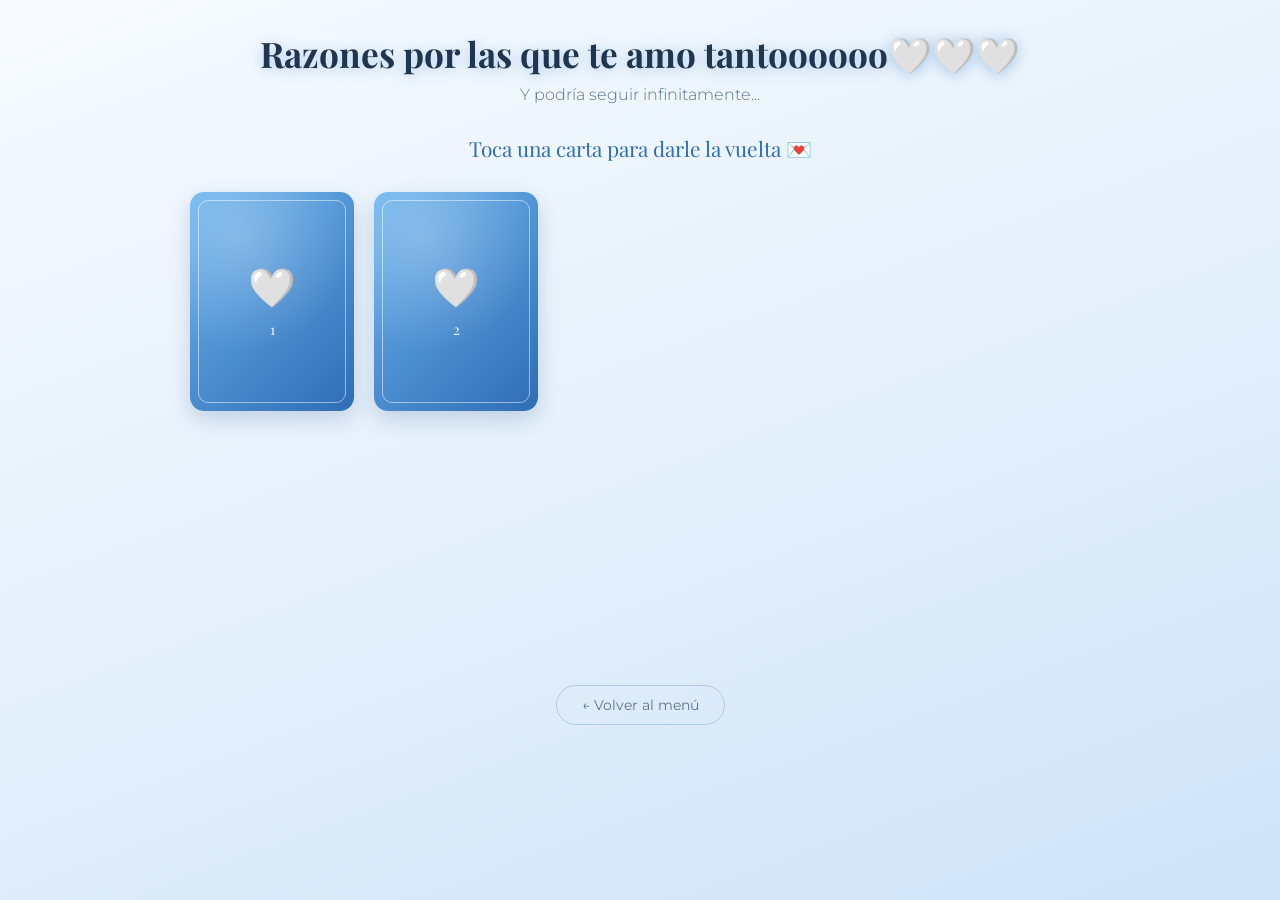
<file: regalos/razones.html>
<!DOCTYPE html>
<html lang="es">
<head>
    <meta charset="UTF-8">
    <meta name="viewport" content="width=device-width, initial-scale=1.0">
    <title>Razones por las que te amo🤍</title>
    <link rel="stylesheet" href="../css/estilos.css">
    <link href="https://fonts.googleapis.com/css2?family=Montserrat:wght@300;400;600&family=Playfair+Display:ital,wght@0,400;0,600;1,400&display=swap" rel="stylesheet">
    <link rel="stylesheet" href="../css/razones.css">
</head>
<body>

    <div class="container-razones">
        <h1>Razones por las que te amo tantoooooo🤍🤍🤍</h1>
        <p class="subtitulo">Y podría seguir infinitamente...</p>

        <p class="contador-razones" id="contadorRazones"></p>

        <!-- Las cartas se crean desde js/razones.js -->
        <div class="razones-grid" id="razonesGrid"></div>

        <a href="../menu.html" class="btn-volver">← Volver al menú</a>
    </div>

    <script src="../js/razones.js"></script>
</body>
</html>
</file>
<file: css/estilos.css>
/* ==========================================================
   ESTILOS GENERALES Y TEMA CLARO / CIELO AZUL
   ========================================================== */
:root {
    --bg-color: #eef5fc;
    --card-border: rgba(59, 130, 196, 0.2);
    --card-hover: rgba(59, 130, 196, 0.15);
    --accent-pink: #2f6db5;
    --accent-glow: rgba(47, 109, 181, 0.4);
    --texto-claro: #1f3550;
    --texto-secundario: #5a7491;

    /* Nombres para los azules que ya usa la web (contador del index) */
    --azul-marino: #1f3550;
    --azul: #2f6db5;
    --azul-cielo: #6cb4ee;
    --azul-claro: #cfe3f7;
}

* {
    margin: 0;
    padding: 0;
    box-sizing: border-box;
}

body {
    font-family: 'Montserrat', sans-serif;
    background-color: var(--bg-color);
    background-image: linear-gradient(160deg, #f7fbff 0%, #e3effb 55%, #cfe3f7 100%);
    background-attachment: fixed;
    color: var(--texto-claro);
    min-height: 100vh;
    display: flex;
    flex-direction: column;
    justify-content: center;
    align-items: center;
    overflow-x: hidden;
    padding: 20px;
}

/* --- CONTENEDOR LIBERADO --- */
.container {
    max-width: 80%;
    width: 100%;
    z-index: 10;
    background: transparent;
    border: none;
    box-shadow: none;
    padding: 10px;
    text-align: center;
}

/* --- TÍTULOS --- */
h1 {
    font-family: 'Playfair Display', serif;
    font-size: 2.2rem;
    margin-bottom: 8px;
    color: #1f3550;
    text-shadow: 0 2px 15px rgba(59, 130, 196, 0.4);
}

p.subtitulo {
    font-size: 1rem;
    color: var(--texto-secundario);
    margin-bottom: 30px;
    font-weight: 300;
}

/* --- BARRA DE CARGA (INDEX) --- */
.barra-contenedor {
    position: relative;
    width: 100%;
    background: rgba(255, 255, 255, 0.8);
    border: 1px solid rgba(59, 130, 196, 0.3);
    border-radius: 20px;
    height: 26px;
    padding: 3px;
    margin-bottom: 8px;
    overflow: hidden;
}

.barra-progreso {
    height: 100%;
    background: linear-gradient(135deg, #6cb4ee, #2f6db5);
    border-radius: 12px;
    width: 0%;
    transition: width 1s ease-in-out;
}

.porcentaje-texto {
    font-size: 0.85rem;
    color: var(--accent-pink);
    margin-bottom: 35px;
    font-weight: 600;
}

/* --- CONTADOR (GRID DE TIEMPO) --- */
.contador-grid {
    display: grid;
    grid-template-columns: repeat(4, 1fr);
    gap: 12px;
    margin-bottom: 35px;
}

.caja-tiempo {
    background: rgba(255, 255, 255, 0.75);
    border: 1px solid var(--card-border);
    padding: 12px 5px;
    border-radius: 14px;
    backdrop-filter: blur(5px);
    transition: all 0.3s ease;
}

.caja-tiempo:hover {
    transform: translateY(-4px) scale(1.03);
    border-color: var(--accent-pink);
    background: rgba(59, 130, 196, 0.08);
    box-shadow: 0 5px 15px rgba(59, 130, 196, 0.2);
}

.caja-tiempo span {
    display: block;
    font-size: 1.8rem;
    font-weight: 600;
    color: var(--accent-pink);
    font-family: 'Playfair Display', serif;
}

.caja-tiempo label {
    font-size: 0.65rem;
    color: #6b8bab;
    text-transform: uppercase;
    letter-spacing: 1px;
}

/* --- BOTÓN DE ACCESO / PRINCIPAL --- */
.btn-entrar {
    display: inline-block;
    background: linear-gradient(135deg, #6cb4ee, #2f6db5);
    color: white;
    padding: 14px 35px;
    font-size: 1rem;
    font-weight: 600;
    text-decoration: none;
    border-radius: 30px;
    box-shadow: 0 4px 20px var(--accent-glow);
    transition: all 0.3s ease;
}

.btn-entrar:hover {
    transform: translateY(-4px) scale(1.05);
    box-shadow: 0 8px 30px rgba(47, 109, 181, 0.7);
    filter: brightness(1.1);
}

/* --- BOTÓN VOLVER --- */
.btn-volver {
    display: inline-block;
    color: var(--texto-secundario);
    text-decoration: none;
    font-size: 0.9rem;
    border: 1px solid rgba(59, 130, 196, 0.3);
    padding: 10px 25px;
    border-radius: 20px;
    transition: all 0.3s ease;
}

.btn-volver:hover {
    color: var(--accent-pink);
    border-color: var(--accent-pink);
    background: rgba(59, 130, 196, 0.1);
    transform: translateY(-2px);
}

/* ==========================================================
   MENÚ: GRID DE LOS 6 REGALOS (MENU.HTML)
   ========================================================== */
.regalos-grid {
    display: grid;
    grid-template-columns: repeat(2, 1fr);
    gap: 15px;
    margin-bottom: 30px;
}

.tarjeta-regalo {
    background: rgba(255, 255, 255, 0.75);
    border: 1px solid var(--card-border);
    border-radius: 16px;
    padding: 22px 12px;
    min-height: 150px; /* evita que la tarjeta cambie de tamaño al abrirse */
    text-decoration: none;
    color: var(--texto-claro);
    display: flex;
    flex-direction: column;
    align-items: center;
    justify-content: center;
    transition: all 0.3s cubic-bezier(0.4, 0, 0.2, 1);
    backdrop-filter: blur(5px);
}

.tarjeta-regalo:hover {
    transform: translateY(-6px) scale(1.02);
    background: rgba(59, 130, 196, 0.1);
    border-color: var(--accent-pink);
    box-shadow: 0 8px 25px rgba(59, 130, 196, 0.25);
}

.tarjeta-regalo .icono {
    font-size: 2rem;
    margin-bottom: 10px;
    transition: transform 0.3s ease;
}

.tarjeta-regalo:hover .icono {
    transform: scale(1.15) rotate(5deg);
}

.tarjeta-regalo h3 {
    font-size: 0.95rem;
    font-weight: 600;
    margin-bottom: 4px;
    color: var(--accent-pink);
}

.tarjeta-regalo p {
    font-size: 0.75rem;
    color: var(--texto-secundario);
    display: none;
}

/* --- REGALOS QUE SE ABREN --- */
.tarjeta-regalo.cerrado {
    cursor: pointer;
}

.envoltorio {
    display: flex;
    flex-direction: column;
    align-items: center;
}

.envoltorio .caja {
    font-size: 2.8rem;
    animation: flotar 2.5s ease-in-out infinite;
}

.envoltorio small {
    font-size: 0.7rem;
    color: var(--texto-secundario);
    margin-top: 8px;
}

.contenido {
    display: none;
    flex-direction: column;
    align-items: center;
}

.tarjeta-regalo.abierto .envoltorio {
    display: none;
}

.tarjeta-regalo.abierto .contenido {
    display: flex;
    animation: aparecer 0.6s ease;
}

.tarjeta-regalo.abriendo .caja {
    animation: sacudir 0.6s ease;
}

.mini-btn {
    margin-top: 10px;
    padding: 6px 16px;
    border-radius: 20px;
    font-size: 0.75rem;
    font-weight: 600;
    color: white;
    background: linear-gradient(135deg, #6cb4ee, #2f6db5);
    box-shadow: 0 2px 10px rgba(47, 109, 181, 0.3);
}

@keyframes flotar {
    0%, 100% { transform: translateY(0); }
    50% { transform: translateY(-6px); }
}

@keyframes sacudir {
    0%, 100% { transform: rotate(0) scale(1); }
    20% { transform: rotate(-12deg) scale(1.15); }
    40% { transform: rotate(12deg) scale(1.2); }
    60% { transform: rotate(-8deg) scale(1.25); }
    80% { transform: rotate(8deg) scale(1.3); opacity: 0.6; }
}

@keyframes aparecer {
    from { opacity: 0; transform: scale(0.7); }
    to { opacity: 1; transform: scale(1); }
}

/* ==========================================================
   CUPONERA
   ========================================================== */
#cuponesGrid {
    display: grid;
    grid-template-columns: repeat(2, 1fr); /* 2 columnas en móvil */
    gap: 15px;
    width: 100%;
    margin-bottom: 30px;
}

.tarjeta-cupon {
    background: rgba(255, 255, 255, 0.75);
    border: 1px solid var(--card-border);
    border-radius: 16px;
    padding: 20px 15px;
    text-align: center;
    display: flex;
    flex-direction: column;
    align-items: center;
    justify-content: center;
    transition: all 0.3s cubic-bezier(0.4, 0, 0.2, 1);
    backdrop-filter: blur(5px);
}

.tarjeta-cupon:hover:not(.gastado) {
    transform: translateY(-5px);
    background: rgba(59, 130, 196, 0.08);
    border-color: var(--accent-pink);
    box-shadow: 0 8px 20px rgba(59, 130, 196, 0.2);
}

.tarjeta-cupon.gastado {
    opacity: 0.35;
    filter: grayscale(0.5);
    border-color: rgba(59, 130, 196, 0.1);
}

.btn-canjear {
    background: linear-gradient(135deg, #6cb4ee, #2f6db5);
    color: white;
    border: none;
    padding: 6px 16px;
    border-radius: 20px;
    font-size: 0.75rem;
    font-weight: 600;
    cursor: pointer;
    transition: all 0.2s ease;
    box-shadow: 0 2px 10px rgba(47, 109, 181, 0.3);
}

.btn-canjear:hover {
    transform: scale(1.05);
    box-shadow: 0 4px 15px rgba(47, 109, 181, 0.5);
}

.tarjeta-cupon.gastado .btn-canjear {
    background: transparent;
    color: var(--texto-secundario);
    border: 1px solid rgba(59, 130, 196, 0.25);
    cursor: not-allowed;
    box-shadow: none;
}

/* ==========================================================
   CARTA
   ========================================================== */
#textoCarta::after {
    content: '|';
    animation: parpadear 0.8s infinite;
    color: var(--accent-pink);
    font-weight: bold;
}

@keyframes parpadear {
    0%, 100% { opacity: 1; }
    50% { opacity: 0; }
}

.papel-carta {
    background: #fbfdff;
    border: 1px solid #cfe1f3;
    border-radius: 2px;
    padding: 50px 40px;
    box-shadow: 0 15px 40px rgba(30, 70, 120, 0.15), inset 0 0 20px rgba(110, 160, 210, 0.12);
    text-align: left;
    max-width: 650px;
    width: 100%;
    margin: 0 auto 30px auto;
}

#textoCarta {
    font-family: 'Playfair Display', serif;
    font-style: italic;
    font-size: 1.15rem;
    line-height: 2;
    color: #23364d;
    white-space: pre-line;
}

/* --- CLASES PARA MOSTRAR EL BOTÓN AL TERMINAR --- */
.oculto {
    opacity: 0;
    visibility: hidden;
    transform: translateY(10px);
    transition: opacity 1s ease, transform 1s ease;
}

.visible {
    opacity: 1;
    visibility: visible;
    transform: translateY(0);
}

.intro-carta {
    font-family: 'Playfair Display', serif;
    font-style: italic;
    font-size: clamp(1.4rem, 1rem + 2vw, 2.2rem);
    line-height: 1.4;
    color: #1f3550;
    text-align: center;
    max-width: 18em;
    padding: 0 16px;
    text-shadow: 0 2px 15px rgba(59, 130, 196, 0.3);
}

/* ==========================================================
   GALERÍA ESTILO POLAROID
   ========================================================== */
.galeria-grid {
    display: grid;
    grid-template-columns: repeat(auto-fill, minmax(200px, 1fr));
    gap: 35px 25px;
    padding: 15px 5px;
    margin-bottom: 30px;
}

.polaroid {
    background: #fdfdfb;
    padding: 12px 12px 16px;
    box-shadow: 0 10px 25px rgba(30, 70, 120, 0.2);
    transform: rotate(var(--giro, 0deg));
    transition: transform 0.3s ease, box-shadow 0.3s ease;
    margin: 0;
    cursor: pointer;
    opacity: 0; /* oculta hasta que le toque aparecer */
}

/* Aparición: cae suavemente en su sitio */
.polaroid.entrada {
    opacity: 1;
    animation: entrar 0.7s ease;
}

@keyframes entrar {
    from {
        opacity: 0;
        transform: translateY(-40px) scale(0.8) rotate(var(--giro, 0deg));
    }
    to {
        opacity: 1;
        transform: translateY(0) scale(1) rotate(var(--giro, 0deg));
    }
}

.polaroid:hover {
    transform: rotate(0deg) scale(1.05);
    box-shadow: 0 15px 35px rgba(59, 130, 196, 0.3);
    z-index: 5;
}

.foto-marco {
    width: 100%;
    aspect-ratio: 1 / 1;
    overflow: hidden;
    background: #1f3550;
}

.foto-marco img {
    width: 100%;
    height: 100%;
    object-fit: cover;
    display: block;
    /* Estado "sin revelar": oscura, sepia y borrosa */
    filter: brightness(0.15) sepia(0.9) blur(8px);
    opacity: 0.8;
    transition: filter 5s ease-out, opacity 5s ease-out;
}

.polaroid.revelada .foto-marco img {
    filter: none;
    opacity: 1;
}

.polaroid figcaption {
    font-family: 'Caveat', 'Playfair Display', cursive;
    font-size: 1.25rem;
    color: #23364d;
    text-align: center;
    margin-top: 12px;
    min-height: 1.6em;
    line-height: 1.2;
}

/* ==========================================================
   PANTALLAS MÁS GRANDES (TABLETS Y PC)
   ========================================================== */
@media (min-width: 600px) {
    .regalos-grid {
        grid-template-columns: repeat(3, 1fr);
        gap: 18px;
    }

    .tarjeta-regalo {
        padding: 25px 15px;
    }

    .tarjeta-regalo p {
        display: block;
    }

    #cuponesGrid {
        grid-template-columns: repeat(4, 1fr); /* 2 filas de 4 para 8 cupones */
        gap: 18px;
    }
}

/* ==========================================================
   MÓVILES
   ========================================================== */
@media (max-width: 599px) {
    body {
        padding: 15px;
    }

    .container {
        max-width: 100%;
        padding: 10px;
    }

    .papel-carta {
        padding: 25px 20px;
        margin: 10px 0 30px 0;
    }

    #textoCarta {
        font-size: 1rem;
        line-height: 1.7;
    }

    #cuponesGrid,
    .regalos-grid {
        grid-template-columns: repeat(2, 1fr);
        gap: 10px;
    }

    .tarjeta-cupon,
    .tarjeta-regalo {
        padding: 15px 8px;
    }
}
/* ==========================================================
   PÁGINA DEL CONTADOR (INDEX.HTML)
   Todo va dentro de .pagina-contador para no afectar a otras páginas
   ========================================================== */

/* --- FONDO: CANVAS DE DESTELLOS Y CAPAS DECORATIVAS --- */
.fondo-destellos,
.capa-corazones,
.capa-confeti {
    position: fixed;
    inset: 0;
    pointer-events: none; /* nunca bloquean clics */
}

.fondo-destellos {
    width: 100%;
    height: 100%;
    z-index: 0;
}

.capa-corazones {
    z-index: 1;
    overflow: hidden;
}

.capa-confeti {
    z-index: 50;
    overflow: hidden;
}

.corazon-flotante {
    position: absolute;
    bottom: -40px;
    filter: drop-shadow(0 0 4px rgba(47, 109, 181, 0.35));
    will-change: transform, opacity;
}

.pagina-contador .container {
    position: relative;
    max-width: 620px;
}

/* --- TEXTO SUPERIOR --- */
/* Dedicatoria: ♡ Para ti, Celia ♡ */
.dedicatoria {
    display: inline-flex;
    align-items: center;
    gap: 10px;
    margin-bottom: 12px;
    font-family: 'Playfair Display', serif;
    font-style: italic;
    font-size: clamp(1.3rem, 1rem + 1.5vw, 1.8rem);
    color: var(--azul);
    animation: dedicatoriaEntra 0.9s ease both;
}

.dedicatoria strong {
    font-weight: 700;
    color: var(--azul-marino);
}

.dedicatoria-corazon {
    width: 18px;
    height: 18px;
    flex-shrink: 0;
    filter: drop-shadow(0 0 3px rgba(31,58,95,.55)) drop-shadow(0 0 8px rgba(90,174,232,.9));
    animation: latidoSuave 1.4s ease-in-out infinite;
}

.dedicatoria-corazon:last-child {
    animation-delay: 0.2s;
}

@keyframes dedicatoriaEntra {
    from { opacity: 0; transform: translateY(10px); }
    to { opacity: 1; transform: translateY(0); }
}

@keyframes latidoSuave {
    0%, 100% { transform: scale(1); }
    50% { transform: scale(1.15); }
}

.pagina-contador h1 {
    font-size: 3rem;
    font-weight: 700;
    line-height: 1.15;
    background: linear-gradient(90deg, var(--azul-marino), var(--azul), var(--azul-cielo), var(--azul), var(--azul-marino));
    background-size: 250% 100%;
    -webkit-background-clip: text;
    background-clip: text;
    color: transparent;
    text-shadow: none;
    filter: drop-shadow(0 2px 12px rgba(59, 130, 196, 0.3));
    animation: degradadoTitulo 6s linear infinite;
}

.pagina-contador p.subtitulo {
    font-weight: 400;
    font-size: 1.05rem;
}

@keyframes degradadoTitulo {
    from { background-position: 0% 50%; }
    to { background-position: 250% 50%; }
}

@keyframes aparecerSuave {
    from { opacity: 0; transform: translateY(-6px); }
    to { opacity: 1; transform: translateY(0); }
}

/* --- LLEVAMOS X DÍAS JUNTOS --- */
.pagina-contador p.subtitulo {
    margin-bottom: 10px; /* la línea de días juntos va justo debajo */
}

.dias-juntos {
    display: flex;
    justify-content: center;
    align-items: center;
    gap: 6px;
    margin-bottom: 28px;
    font-family: 'Montserrat', sans-serif;
    font-size: .9rem;
    color: #6b8bab;
    animation: fraseAparece 1.2s ease 0.3s backwards;
}

.dias-juntos strong {
    font-weight: 600;
    color: var(--azul);
}

.dias-juntos-corazon {
    width: 14px;
    height: 14px;
    flex-shrink: 0;
    filter: drop-shadow(0 0 3px rgba(31,58,95,.55)) drop-shadow(0 0 8px rgba(90,174,232,.9));
}

/* --- BARRA DE PROGRESO CON BRILLO Y CORAZÓN --- */
.pagina-contador .barra-contenedor {
    overflow: visible; /* para que el corazón no se corte */
    box-shadow: inset 0 1px 4px rgba(30, 70, 120, 0.08);
}

.pagina-contador .barra-progreso {
    position: relative;
    overflow: hidden;
    background: linear-gradient(90deg, var(--azul-cielo), var(--azul));
}

.pagina-contador .barra-progreso::after {
    content: '';
    position: absolute;
    inset: 0;
    background: linear-gradient(110deg, transparent 40%, rgba(255, 255, 255, .35) 50%, transparent 60%);
    transform: translateX(-100%);
    animation: brilloBarra 3s ease-in-out infinite;
}

@keyframes brilloBarra {
    0% { transform: translateX(-100%); }
    70%, 100% { transform: translateX(100%); }
}

.runner{
  position:absolute; top:50%; left:0;
  width:34px; height:34px;
  transition:left 1s ease;
  animation:beat 1.2s ease-in-out infinite;
  filter:drop-shadow(0 0 3px rgba(31,58,95,.55)) drop-shadow(0 0 10px rgba(90,174,232,.9));
}
.runner svg{ width:100%; height:100%; display:block; }

@keyframes beat{
  0%,100%{ transform:translate(-50%,-50%) scale(1); }
  15%    { transform:translate(-50%,-50%) scale(1.22); }
  30%    { transform:translate(-50%,-50%) scale(1); }
  45%    { transform:translate(-50%,-50%) scale(1.12); }
}

.pagina-contador .porcentaje-texto {
    font-style: italic;
    letter-spacing: 0.5px;
}

/* --- TARJETAS DEL CONTADOR --- */
.pagina-contador .caja-tiempo {
    background: rgba(255, 255, 255, 0.7);
    padding: 18px 6px 14px;
    border-radius: 18px;
    box-shadow: 0 6px 20px rgba(30, 70, 120, 0.08);
    overflow: hidden;
}

.pagina-contador .caja-tiempo:hover {
    transform: translateY(-6px);
    background: rgba(255, 255, 255, 0.88);
    border-color: rgba(59, 130, 196, 0.45);
    box-shadow: 0 12px 28px rgba(30, 70, 120, 0.16);
}

.pagina-contador .caja-tiempo span {
    font-size: 2.4rem;
    font-weight: 700;
    line-height: 1.1;
    margin-bottom: 4px;
    font-variant-numeric: tabular-nums;
}

/* Animación al cambiar un número: aparece desde arriba con desenfoque */
.caja-tiempo span.cambio {
    animation: numeroCae 0.45s cubic-bezier(0.2, 0.8, 0.3, 1);
}

@keyframes numeroCae {
    from { opacity: 0; transform: translateY(-60%); filter: blur(4px); }
    to { opacity: 1; transform: translateY(0); filter: blur(0); }
}

/* --- FRASE DEL DÍA --- */
.frase-dia {
    max-width: 600px;
    margin: 0 auto 35px;
    text-align: center;
    animation: fraseAparece 1.2s ease 0.3s backwards;
    transition: opacity 0.6s ease;
}

.frase-dia.escondida {
    opacity: 0;
}

.frase-etiqueta {
    font-size: 0.7rem;
    font-weight: 600;
    letter-spacing: 3px;
    text-transform: uppercase;
    color: var(--azul-cielo);
    margin-bottom: 8px;
}

.frase-texto {
    font-family: 'Playfair Display', serif;
    font-style: italic;
    font-size: clamp(1rem, 0.85rem + 0.8vw, 1.25rem);
    line-height: 1.5;
    color: var(--azul-marino);
}

@keyframes fraseAparece {
    from { opacity: 0; }
    to { opacity: 1; }
}

/* --- BOTÓN ABRIR SORPRESAS --- */
.zona-boton {
    display: flex;
    flex-direction: column;
    align-items: center;
}

.pagina-contador .btn-entrar {
    display: inline-flex;
    align-items: center;
    gap: 8px;
    transition: all 0.3s ease, opacity 0.6s ease;
}

/* Bloqueado: aspecto apagado */
.btn-entrar.bloqueado {
    background: rgba(255, 255, 255, 0.6);
    color: #6b8bab;
    border: 1px dashed rgba(59, 130, 196, 0.35);
    box-shadow: none;
    cursor: not-allowed;
}

.btn-entrar.bloqueado:hover {
    transform: none;
    filter: none;
    box-shadow: 0 4px 14px rgba(30, 70, 120, 0.08);
}

.btn-candado {
    font-size: 0.95rem;
}

.btn-entrar.tiembla {
    animation: temblar 0.5s ease;
}

@keyframes temblar {
    0%, 100% { transform: translateX(0); }
    15% { transform: translateX(-8px) rotate(-1deg); }
    30% { transform: translateX(7px) rotate(1deg); }
    45% { transform: translateX(-5px); }
    60% { transform: translateX(4px); }
    75% { transform: translateX(-2px); }
}

/* Desbloqueado: degradado azul con brillo que pulsa */
.btn-entrar.desbloqueado {
    animation: aparecerSuave 0.6s ease, pulsoBoton 2.2s ease-in-out 0.6s infinite;
}

@keyframes pulsoBoton {
    0%, 100% { box-shadow: 0 4px 20px var(--accent-glow); }
    50% { box-shadow: 0 4px 34px rgba(108, 180, 238, 0.85), 0 0 0 6px rgba(108, 180, 238, 0.18); }
}

.btn-entrar.saliendo {
    opacity: 0;
    transform: scale(0.9);
    pointer-events: none;
}

/* Mensajito al pulsar antes de tiempo */
.mensaje-bloqueo {
    min-height: 1.4em;
    margin-top: 14px;
    padding: 8px 18px;
    border-radius: 20px;
    background: linear-gradient(135deg, var(--azul-cielo), var(--azul));
    border: 1px solid rgba(255, 255, 255, 0.6);
    box-shadow: 0 4px 14px rgba(47, 109, 181, 0.3);
    font-size: 0.9rem;
    font-weight: 600;
    color: #ffffff;
    opacity: 0;
    transform: translateY(-6px);
    transition: opacity 0.35s ease, transform 0.35s ease;
}

.mensaje-bloqueo.visible {
    opacity: 1;
    transform: translateY(0);
}

.nota-desbloqueo {
    margin-top: 14px;
    text-align: center;
    font-size: 0.8rem;
    color: var(--texto-secundario);
    transition: opacity 0.6s ease;
}

.nota-desbloqueo.escondida {
    opacity: 0;
}

/* --- PARTÍCULAS DE LA EXPLOSIÓN --- */
.particula-corazon,
.particula-confeti {
    position: absolute;
    will-change: transform, opacity;
}

.particula-corazon {
    line-height: 1;
    filter: drop-shadow(0 0 3px rgba(47, 109, 181, 0.4));
}

.particula-confeti {
    width: 8px;
    height: 12px;
    border-radius: 2px;
    box-shadow: 0 0 0 1px rgba(59, 130, 196, 0.15);
}

/* --- MÓVIL: TARJETAS EN 2 COLUMNAS --- */
@media (max-width: 639px) {
    .pagina-contador .contador-grid {
        grid-template-columns: repeat(2, 1fr);
    }

    .pagina-contador h1 {
        font-size: 2.3rem;
    }

    .pagina-contador .caja-tiempo span {
        font-size: 2rem;
    }
}

/* --- MENOS MOVIMIENTO SI EL SISTEMA LO PIDE --- */
@media (prefers-reduced-motion: reduce) {
    .pagina-contador *,
    .pagina-contador *::before,
    .pagina-contador *::after {
        animation-duration: 0.01ms !important;
        animation-iteration-count: 1 !important;
        transition-duration: 0.01ms !important;
    }

    .pagina-contador .barra-progreso::after {
        display: none;
    }

    /* Sin latido, el corazón tiene que seguir centrado en la barra */
    .pagina-contador .runner {
        transform: translate(-50%, -50%);
    }
}

/* ==========================================================
   TRANSICIÓN AL ABRIR LAS SORPRESAS (INDEX.HTML)
   Capa a pantalla completa con fundido y textos
   ========================================================== */
.transicion {
    position: fixed;
    inset: 0;
    z-index: 100;
    display: flex;
    align-items: center;
    justify-content: center;
    padding: 20px;
    /* Mismo degradado del fondo, algo transparente para ver el desenfoque */
    background: linear-gradient(160deg, rgba(247, 251, 255, 0.82) 0%, rgba(227, 239, 251, 0.86) 55%, rgba(207, 227, 247, 0.9) 100%);
    -webkit-backdrop-filter: blur(10px);
    backdrop-filter: blur(10px);
    opacity: 0;
    transition: opacity 0.6s ease;
}

.transicion[hidden] {
    display: none;
}

.transicion.visible {
    opacity: 1;
}

.transicion.fase-final {
    cursor: pointer;
}

.transicion-contenido {
    display: flex;
    flex-direction: column;
    align-items: center;
    text-align: center;
    gap: clamp(14px, 3vh, 26px);
    transition: opacity 0.6s ease;
}

.transicion.fase-final .transicion-contenido {
    opacity: 0;
}

/* --- TEXTOS --- */
.transicion-titulo {
    font-family: 'Playfair Display', serif;
    font-weight: 600;
    font-size: clamp(1.6rem, 5.5vw, 2.8rem);
    line-height: 1.25;
    color: var(--azul-marino);
    max-width: 16em;
}

.transicion-titulo em {
    font-style: italic;
}

.transicion-titulo .sin-corte {
    white-space: nowrap;
}

.transicion-titulo .palabra {
    display: inline-block;
    opacity: 0;
}

.transicion.fase-titulo .palabra {
    animation: palabraAparece 0.6s ease both;
    animation-delay: calc(var(--i) * 0.16s);
}

@keyframes palabraAparece {
    from { opacity: 0; transform: translateY(8px); filter: blur(3px); }
    to { opacity: 1; transform: translateY(0); filter: blur(0); }
}

.transicion-subtitulo {
    display: inline-flex;
    align-items: center;
    gap: 8px;
    font-family: 'Playfair Display', serif;
    font-style: italic;
    font-size: clamp(1rem, 3.5vw, 1.3rem);
    color: var(--azul);
    opacity: 0;
    transition: opacity 0.8s ease;
}

.transicion.fase-subtitulo .transicion-subtitulo {
    opacity: 1;
}

/* Movimiento reducido: los fundidos se mantienen */
@media (prefers-reduced-motion: reduce) {
    .pagina-contador .transicion,
    .pagina-contador .transicion-contenido,
    .pagina-contador .transicion-subtitulo {
        transition-duration: 0.6s !important;
    }
}

/* ==========================================================
   MENÚ: CAJAS DE REGALO QUE SE ABREN (MENU.HTML)
   Todo va dentro de .pagina-menu
   ========================================================== */
.pagina-menu .subtitulo .dedicatoria-corazon {
    vertical-align: -3px;
    margin-left: 4px;
}

/* 3 columnas; 2 por debajo de 900px; 1 por debajo de 520px */
.pagina-menu .regalos-grid {
    grid-template-columns: repeat(3, 1fr);
    gap: 22px;
}

.pagina-menu .tarjeta-regalo {
    min-height: 220px;
}

.pagina-menu .tarjeta-regalo p {
    display: block;
}

/* Cerrada: solo se ve la caja, sin el fondo de tarjeta */
.pagina-menu .tarjeta-regalo.cerrado,
.pagina-menu .tarjeta-regalo.cerrado:hover {
    background: transparent;
    border-color: transparent;
    box-shadow: none;
    transform: none;
    -webkit-backdrop-filter: none;
    backdrop-filter: none;
}

/* Abierta: fondo azul claro y borde azul */
.pagina-menu .tarjeta-regalo.abierto {
    background: linear-gradient(160deg, #f7fbff, #e3effb);
    border-color: rgba(59, 130, 196, 0.35);
}

.pagina-menu .envoltorio {
    transition: opacity 0.3s ease, transform 0.3s ease;
}

.pagina-menu .envoltorio small {
    margin-top: 12px;
}

/* --- LA CAJA (medidas en em: crece con el font-size) --- */
.caja-regalo {
    --tam: clamp(96px, 24vw, 124px);
    width: var(--tam);
    height: var(--tam);
    font-size: calc(var(--tam) / 10);
    animation: flotarCaja 3s ease-in-out infinite;
}

/* Cada caja flota con su propio retraso */
.tarjeta-regalo:nth-child(2) .caja-regalo { animation-delay: -0.5s; }
.tarjeta-regalo:nth-child(3) .caja-regalo { animation-delay: -1s; }
.tarjeta-regalo:nth-child(4) .caja-regalo { animation-delay: -1.5s; }
.tarjeta-regalo:nth-child(5) .caja-regalo { animation-delay: -2s; }
.tarjeta-regalo:nth-child(6) .caja-regalo { animation-delay: -2.5s; }

.caja-mueve {
    position: relative;
    width: 100%;
    height: 100%;
    transform-origin: 50% 100%;
}

/* El regalo: emoji 🎁 */
.caja-emoji {
    position: absolute;
    inset: 0;
    display: flex;
    align-items: center;
    justify-content: center;
    font-size: 8.4em;
    line-height: 1;
    z-index: 2;
}

/* Número del regalo, en la esquina */
.caja-numero {
    position: absolute;
    left: 0.6em;
    top: 1.2em;
    z-index: 3;
    width: max(1.7em, 19px);
    height: max(1.7em, 19px);
    display: flex;
    align-items: center;
    justify-content: center;
    border-radius: 50%;
    background: #ffffff;
    border: 1px solid rgba(59, 130, 196, 0.35);
    color: var(--azul-marino);
    font-family: 'Playfair Display', serif;
    font-weight: 600;
    font-size: max(1.1em, 12px);
    line-height: 1;
    box-shadow: 0 1px 4px rgba(47, 109, 181, 0.25);
}

/* Destello de luz que sale de dentro */
.caja-destello {
    position: absolute;
    left: 50%;
    top: 5em;
    width: 7em;
    height: 7em;
    margin: -3.5em 0 0 -3.5em;
    border-radius: 50%;
    background: radial-gradient(circle, #ffffff 0%, rgba(255, 255, 255, 0.9) 25%, rgba(108, 180, 238, 0.3) 50%, rgba(108, 180, 238, 0) 70%);
    opacity: 0;
    pointer-events: none;
    z-index: 3;
}

/* Corazones que salen al abrir */
.capa-corazones-menu {
    position: fixed;
    inset: 0;
    z-index: 50;
    pointer-events: none;
    overflow: hidden;
}

.corazon-caja {
    position: absolute;
    filter: drop-shadow(0 0 3px rgba(31,58,95,.45)) drop-shadow(0 0 6px rgba(90,174,232,.7));
}

.corazon-caja svg {
    display: block;
    width: 100%;
    height: 100%;
}

/* --- ANIMACIONES --- */
/* Al pasar el ratón: se mueve como si hubiera algo dentro */
.pagina-menu .tarjeta-regalo.cerrado:hover .caja-mueve {
    animation: balanceoCaja 0.9s ease-in-out infinite;
}

/* Apertura: tiembla → salta y se desvanece con destello → aparece la tarjeta */
.pagina-menu .tarjeta-regalo.cerrado.abriendo .caja-mueve {
    animation: temblarCaja 0.5s ease-in-out;
}

.pagina-menu .tarjeta-regalo.destapando .caja-emoji {
    animation: regaloSalta 0.6s ease-out forwards;
}

.pagina-menu .tarjeta-regalo.destapando .caja-destello {
    animation: destelloCaja 0.8s ease-out forwards;
}

.pagina-menu .tarjeta-regalo.desvaneciendo .envoltorio {
    opacity: 0;
    transform: scale(0.9);
}

.pagina-menu .tarjeta-regalo.abierto .contenido {
    animation: none;
}

.pagina-menu .tarjeta-regalo.recien-abierto {
    animation: tarjetaCrece 0.5s cubic-bezier(0.25, 0.9, 0.35, 1.15);
}

@keyframes flotarCaja {
    0%, 100% { transform: translateY(0); }
    50% { transform: translateY(-7px); }
}

@keyframes balanceoCaja {
    0%, 100% { transform: rotate(0); }
    25% { transform: rotate(-4deg); }
    75% { transform: rotate(4deg); }
}

@keyframes temblarCaja {
    0%, 100% { transform: rotate(0) scale(1); }
    15% { transform: rotate(-7deg) scale(1.04); }
    32% { transform: rotate(7deg) scale(1.06); }
    50% { transform: rotate(-6deg) scale(1.06); }
    68% { transform: rotate(6deg) scale(1.08); }
    85% { transform: rotate(-3deg) scale(1.08); }
}

@keyframes regaloSalta {
    0% { transform: scale(1); opacity: 1; }
    40% { transform: scale(1.18) translateY(-4px); opacity: 1; }
    100% { transform: scale(1.3); opacity: 0; }
}

@keyframes destelloCaja {
    0% { opacity: 0; transform: scale(0.2); }
    25% { opacity: 1; }
    100% { opacity: 0; transform: scale(2.6); }
}

@keyframes tarjetaCrece {
    from { opacity: 0; transform: scale(0.6); }
    to { opacity: 1; transform: scale(1); }
}

@keyframes fundidoTarjeta {
    from { opacity: 0; }
    to { opacity: 1; }
}

/* "Volver a envolver los regalos" */
.reenvolver {
    display: block;
    margin: 18px auto 0;
    background: none;
    border: none;
    font-family: 'Montserrat', sans-serif;
    font-size: 0.75rem;
    color: var(--texto-secundario);
    opacity: 0.75;
    text-decoration: underline dotted;
    text-underline-offset: 3px;
    cursor: pointer;
    transition: opacity 0.2s ease, color 0.2s ease;
}

.reenvolver:hover {
    opacity: 1;
    color: var(--azul);
}

@media (max-width: 899px) {
    .pagina-menu .regalos-grid {
        grid-template-columns: repeat(2, 1fr);
        gap: 16px;
    }
}

@media (max-width: 519px) {
    .pagina-menu .regalos-grid {
        grid-template-columns: 1fr;
    }
}

/* Movimiento reducido: la apertura es solo un fundido */
@media (prefers-reduced-motion: reduce) {
    .pagina-menu .caja-regalo,
    .pagina-menu .tarjeta-regalo.cerrado:hover .caja-mueve,
    .pagina-menu .subtitulo .dedicatoria-corazon {
        animation: none;
    }

    .pagina-menu .tarjeta-regalo.desvaneciendo .envoltorio {
        transform: none;
    }

    .pagina-menu .tarjeta-regalo.recien-abierto {
        animation: fundidoTarjeta 0.4s ease;
    }
}
</file>
<file: regalo celia/css/estilos.css>
/* ==========================================================
   ESTILOS GENERALES Y TEMA CLARO / CIELO AZUL
   ========================================================== */
:root {
    --bg-color: #eef5fc;
    --card-border: rgba(59, 130, 196, 0.2);
    --card-hover: rgba(59, 130, 196, 0.15);
    --accent-pink: #2f6db5;
    --accent-glow: rgba(47, 109, 181, 0.4);
    --texto-claro: #1f3550;
    --texto-secundario: #5a7491;

    /* Nombres para los azules que ya usa la web (contador del index) */
    --azul-marino: #1f3550;
    --azul: #2f6db5;
    --azul-cielo: #6cb4ee;
    --azul-claro: #cfe3f7;
}

* {
    margin: 0;
    padding: 0;
    box-sizing: border-box;
}

body {
    font-family: 'Montserrat', sans-serif;
    background-color: var(--bg-color);
    background-image: linear-gradient(160deg, #f7fbff 0%, #e3effb 55%, #cfe3f7 100%);
    background-attachment: fixed;
    color: var(--texto-claro);
    min-height: 100vh;
    display: flex;
    flex-direction: column;
    justify-content: center;
    align-items: center;
    overflow-x: hidden;
    padding: 20px;
}

/* --- CONTENEDOR LIBERADO --- */
.container {
    max-width: 80%;
    width: 100%;
    z-index: 10;
    background: transparent;
    border: none;
    box-shadow: none;
    padding: 10px;
    text-align: center;
}

/* --- TÍTULOS --- */
h1 {
    font-family: 'Playfair Display', serif;
    font-size: 2.2rem;
    margin-bottom: 8px;
    color: #1f3550;
    text-shadow: 0 2px 15px rgba(59, 130, 196, 0.4);
}

p.subtitulo {
    font-size: 1rem;
    color: var(--texto-secundario);
    margin-bottom: 30px;
    font-weight: 300;
}

/* --- BARRA DE CARGA (INDEX) --- */
.barra-contenedor {
    position: relative;
    width: 100%;
    background: rgba(255, 255, 255, 0.8);
    border: 1px solid rgba(59, 130, 196, 0.3);
    border-radius: 20px;
    height: 26px;
    padding: 3px;
    margin-bottom: 8px;
    overflow: hidden;
}

.barra-progreso {
    height: 100%;
    background: linear-gradient(135deg, #6cb4ee, #2f6db5);
    border-radius: 12px;
    width: 0%;
    transition: width 1s ease-in-out;
}

.porcentaje-texto {
    font-size: 0.85rem;
    color: var(--accent-pink);
    margin-bottom: 35px;
    font-weight: 600;
}

/* --- CONTADOR (GRID DE TIEMPO) --- */
.contador-grid {
    display: grid;
    grid-template-columns: repeat(4, 1fr);
    gap: 12px;
    margin-bottom: 35px;
}

.caja-tiempo {
    background: rgba(255, 255, 255, 0.75);
    border: 1px solid var(--card-border);
    padding: 12px 5px;
    border-radius: 14px;
    backdrop-filter: blur(5px);
    transition: all 0.3s ease;
}

.caja-tiempo:hover {
    transform: translateY(-4px) scale(1.03);
    border-color: var(--accent-pink);
    background: rgba(59, 130, 196, 0.08);
    box-shadow: 0 5px 15px rgba(59, 130, 196, 0.2);
}

.caja-tiempo span {
    display: block;
    font-size: 1.8rem;
    font-weight: 600;
    color: var(--accent-pink);
    font-family: 'Playfair Display', serif;
}

.caja-tiempo label {
    font-size: 0.65rem;
    color: #6b8bab;
    text-transform: uppercase;
    letter-spacing: 1px;
}

/* --- BOTÓN DE ACCESO / PRINCIPAL --- */
.btn-entrar {
    display: inline-block;
    background: linear-gradient(135deg, #6cb4ee, #2f6db5);
    color: white;
    padding: 14px 35px;
    font-size: 1rem;
    font-weight: 600;
    text-decoration: none;
    border-radius: 30px;
    box-shadow: 0 4px 20px var(--accent-glow);
    transition: all 0.3s ease;
}

.btn-entrar:hover {
    transform: translateY(-4px) scale(1.05);
    box-shadow: 0 8px 30px rgba(47, 109, 181, 0.7);
    filter: brightness(1.1);
}

/* --- BOTÓN VOLVER --- */
.btn-volver {
    display: inline-block;
    color: var(--texto-secundario);
    text-decoration: none;
    font-size: 0.9rem;
    border: 1px solid rgba(59, 130, 196, 0.3);
    padding: 10px 25px;
    border-radius: 20px;
    transition: all 0.3s ease;
}

.btn-volver:hover {
    color: var(--accent-pink);
    border-color: var(--accent-pink);
    background: rgba(59, 130, 196, 0.1);
    transform: translateY(-2px);
}

/* ==========================================================
   MENÚ: GRID DE LOS 6 REGALOS (MENU.HTML)
   ========================================================== */
.regalos-grid {
    display: grid;
    grid-template-columns: repeat(2, 1fr);
    gap: 15px;
    margin-bottom: 30px;
}

.tarjeta-regalo {
    background: rgba(255, 255, 255, 0.75);
    border: 1px solid var(--card-border);
    border-radius: 16px;
    padding: 22px 12px;
    min-height: 150px; /* evita que la tarjeta cambie de tamaño al abrirse */
    text-decoration: none;
    color: var(--texto-claro);
    display: flex;
    flex-direction: column;
    align-items: center;
    justify-content: center;
    transition: all 0.3s cubic-bezier(0.4, 0, 0.2, 1);
    backdrop-filter: blur(5px);
}

.tarjeta-regalo:hover {
    transform: translateY(-6px) scale(1.02);
    background: rgba(59, 130, 196, 0.1);
    border-color: var(--accent-pink);
    box-shadow: 0 8px 25px rgba(59, 130, 196, 0.25);
}

.tarjeta-regalo .icono {
    font-size: 2rem;
    margin-bottom: 10px;
    transition: transform 0.3s ease;
}

.tarjeta-regalo:hover .icono {
    transform: scale(1.15) rotate(5deg);
}

.tarjeta-regalo h3 {
    font-size: 0.95rem;
    font-weight: 600;
    margin-bottom: 4px;
    color: var(--accent-pink);
}

.tarjeta-regalo p {
    font-size: 0.75rem;
    color: var(--texto-secundario);
    display: none;
}

/* --- REGALOS QUE SE ABREN --- */
.tarjeta-regalo.cerrado {
    cursor: pointer;
}

.envoltorio {
    display: flex;
    flex-direction: column;
    align-items: center;
}

.envoltorio .caja {
    font-size: 2.8rem;
    animation: flotar 2.5s ease-in-out infinite;
}

.envoltorio small {
    font-size: 0.7rem;
    color: var(--texto-secundario);
    margin-top: 8px;
}

.contenido {
    display: none;
    flex-direction: column;
    align-items: center;
}

.tarjeta-regalo.abierto .envoltorio {
    display: none;
}

.tarjeta-regalo.abierto .contenido {
    display: flex;
    animation: aparecer 0.6s ease;
}

.tarjeta-regalo.abriendo .caja {
    animation: sacudir 0.6s ease;
}

.mini-btn {
    margin-top: 10px;
    padding: 6px 16px;
    border-radius: 20px;
    font-size: 0.75rem;
    font-weight: 600;
    color: white;
    background: linear-gradient(135deg, #6cb4ee, #2f6db5);
    box-shadow: 0 2px 10px rgba(47, 109, 181, 0.3);
}

@keyframes flotar {
    0%, 100% { transform: translateY(0); }
    50% { transform: translateY(-6px); }
}

@keyframes sacudir {
    0%, 100% { transform: rotate(0) scale(1); }
    20% { transform: rotate(-12deg) scale(1.15); }
    40% { transform: rotate(12deg) scale(1.2); }
    60% { transform: rotate(-8deg) scale(1.25); }
    80% { transform: rotate(8deg) scale(1.3); opacity: 0.6; }
}

@keyframes aparecer {
    from { opacity: 0; transform: scale(0.7); }
    to { opacity: 1; transform: scale(1); }
}

/* ==========================================================
   CUPONERA
   ========================================================== */
#cuponesGrid {
    display: grid;
    grid-template-columns: repeat(2, 1fr); /* 2 columnas en móvil */
    gap: 15px;
    width: 100%;
    margin-bottom: 30px;
}

.tarjeta-cupon {
    background: rgba(255, 255, 255, 0.75);
    border: 1px solid var(--card-border);
    border-radius: 16px;
    padding: 20px 15px;
    text-align: center;
    display: flex;
    flex-direction: column;
    align-items: center;
    justify-content: center;
    transition: all 0.3s cubic-bezier(0.4, 0, 0.2, 1);
    backdrop-filter: blur(5px);
}

.tarjeta-cupon:hover:not(.gastado) {
    transform: translateY(-5px);
    background: rgba(59, 130, 196, 0.08);
    border-color: var(--accent-pink);
    box-shadow: 0 8px 20px rgba(59, 130, 196, 0.2);
}

.tarjeta-cupon.gastado {
    opacity: 0.35;
    filter: grayscale(0.5);
    border-color: rgba(59, 130, 196, 0.1);
}

.btn-canjear {
    background: linear-gradient(135deg, #6cb4ee, #2f6db5);
    color: white;
    border: none;
    padding: 6px 16px;
    border-radius: 20px;
    font-size: 0.75rem;
    font-weight: 600;
    cursor: pointer;
    transition: all 0.2s ease;
    box-shadow: 0 2px 10px rgba(47, 109, 181, 0.3);
}

.btn-canjear:hover {
    transform: scale(1.05);
    box-shadow: 0 4px 15px rgba(47, 109, 181, 0.5);
}

.tarjeta-cupon.gastado .btn-canjear {
    background: transparent;
    color: var(--texto-secundario);
    border: 1px solid rgba(59, 130, 196, 0.25);
    cursor: not-allowed;
    box-shadow: none;
}

/* ==========================================================
   CARTA
   ========================================================== */
#textoCarta::after {
    content: '|';
    animation: parpadear 0.8s infinite;
    color: var(--accent-pink);
    font-weight: bold;
}

@keyframes parpadear {
    0%, 100% { opacity: 1; }
    50% { opacity: 0; }
}

.papel-carta {
    background: #fbfdff;
    border: 1px solid #cfe1f3;
    border-radius: 2px;
    padding: 50px 40px;
    box-shadow: 0 15px 40px rgba(30, 70, 120, 0.15), inset 0 0 20px rgba(110, 160, 210, 0.12);
    text-align: left;
    max-width: 650px;
    width: 100%;
    margin: 0 auto 30px auto;
}

#textoCarta {
    font-family: 'Playfair Display', serif;
    font-style: italic;
    font-size: 1.15rem;
    line-height: 2;
    color: #23364d;
    white-space: pre-line;
}

/* --- CLASES PARA MOSTRAR EL BOTÓN AL TERMINAR --- */
.oculto {
    opacity: 0;
    visibility: hidden;
    transform: translateY(10px);
    transition: opacity 1s ease, transform 1s ease;
}

.visible {
    opacity: 1;
    visibility: visible;
    transform: translateY(0);
}

.intro-carta {
    font-family: 'Playfair Display', serif;
    font-style: italic;
    font-size: clamp(1.4rem, 1rem + 2vw, 2.2rem);
    line-height: 1.4;
    color: #1f3550;
    text-align: center;
    max-width: 18em;
    padding: 0 16px;
    text-shadow: 0 2px 15px rgba(59, 130, 196, 0.3);
}

/* ==========================================================
   GALERÍA ESTILO POLAROID
   ========================================================== */
.galeria-grid {
    display: grid;
    grid-template-columns: repeat(auto-fill, minmax(200px, 1fr));
    gap: 35px 25px;
    padding: 15px 5px;
    margin-bottom: 30px;
}

.polaroid {
    background: #fdfdfb;
    padding: 12px 12px 16px;
    box-shadow: 0 10px 25px rgba(30, 70, 120, 0.2);
    transform: rotate(var(--giro, 0deg));
    transition: transform 0.3s ease, box-shadow 0.3s ease;
    margin: 0;
    cursor: pointer;
    opacity: 0; /* oculta hasta que le toque aparecer */
}

/* Aparición: cae suavemente en su sitio */
.polaroid.entrada {
    opacity: 1;
    animation: entrar 0.7s ease;
}

@keyframes entrar {
    from {
        opacity: 0;
        transform: translateY(-40px) scale(0.8) rotate(var(--giro, 0deg));
    }
    to {
        opacity: 1;
        transform: translateY(0) scale(1) rotate(var(--giro, 0deg));
    }
}

.polaroid:hover {
    transform: rotate(0deg) scale(1.05);
    box-shadow: 0 15px 35px rgba(59, 130, 196, 0.3);
    z-index: 5;
}

.foto-marco {
    width: 100%;
    aspect-ratio: 1 / 1;
    overflow: hidden;
    background: #1f3550;
}

.foto-marco img {
    width: 100%;
    height: 100%;
    object-fit: cover;
    display: block;
    /* Estado "sin revelar": oscura, sepia y borrosa */
    filter: brightness(0.15) sepia(0.9) blur(8px);
    opacity: 0.8;
    transition: filter 5s ease-out, opacity 5s ease-out;
}

.polaroid.revelada .foto-marco img {
    filter: none;
    opacity: 1;
}

.polaroid figcaption {
    font-family: 'Caveat', 'Playfair Display', cursive;
    font-size: 1.25rem;
    color: #23364d;
    text-align: center;
    margin-top: 12px;
    min-height: 1.6em;
    line-height: 1.2;
}

/* --- VISOR: POLAROID AMPLIADA --- */
.visor {
    position: fixed;
    inset: 0;
    z-index: 1000;
    display: flex;
    align-items: center;
    justify-content: center;
    background: rgba(20, 45, 75, 0.85);
    backdrop-filter: blur(6px);
    opacity: 0;
    visibility: hidden;
    transition: opacity 0.3s ease, visibility 0.3s ease;
    cursor: pointer;
}

.visor.abierto {
    opacity: 1;
    visibility: visible;
}

/* Mismo modelo de polaroid, en grande y recta */
.polaroid-grande {
    width: min(88vw, 62vh, 620px);
    cursor: pointer;
    opacity: 1;
    padding: 16px 16px 22px;
    box-shadow: 0 20px 50px rgba(0, 0, 0, 0.7);
    transform: scale(0.85);
    transition: transform 0.35s ease;
}

.visor.abierto .polaroid-grande {
    transform: scale(1) rotate(0deg);
}

.polaroid-grande:hover {
    box-shadow: 0 20px 50px rgba(0, 0, 0, 0.7);
}

.polaroid-grande figcaption {
    font-size: 1.6rem;
    margin-top: 14px;
}

.visor-cerrar {
    position: absolute;
    top: 15px;
    right: 15px;
    width: 44px;
    height: 44px;
    border-radius: 50%;
    background: rgba(255, 255, 255, 0.08);
    border: 1px solid rgba(59, 130, 196, 0.4);
    color: white;
    font-size: 1.3rem;
    line-height: 1;
    cursor: pointer;
    transition: background 0.2s ease, transform 0.2s ease;
}

.visor-cerrar:hover {
    background: rgba(59, 130, 196, 0.3);
    transform: scale(1.1);
}

/* ==========================================================
   PANTALLAS MÁS GRANDES (TABLETS Y PC)
   ========================================================== */
@media (min-width: 600px) {
    .regalos-grid {
        grid-template-columns: repeat(3, 1fr);
        gap: 18px;
    }

    .tarjeta-regalo {
        padding: 25px 15px;
    }

    .tarjeta-regalo p {
        display: block;
    }

    #cuponesGrid {
        grid-template-columns: repeat(4, 1fr); /* 2 filas de 4 para 8 cupones */
        gap: 18px;
    }
}

/* ==========================================================
   MÓVILES
   ========================================================== */
@media (max-width: 599px) {
    body {
        padding: 15px;
    }

    .container {
        max-width: 100%;
        padding: 10px;
    }

    .papel-carta {
        padding: 25px 20px;
        margin: 10px 0 30px 0;
    }

    #textoCarta {
        font-size: 1rem;
        line-height: 1.7;
    }

    #cuponesGrid,
    .regalos-grid {
        grid-template-columns: repeat(2, 1fr);
        gap: 10px;
    }

    .tarjeta-cupon,
    .tarjeta-regalo {
        padding: 15px 8px;
    }
}
/* ==========================================================
   PÁGINA DEL CONTADOR (INDEX.HTML)
   Todo va dentro de .pagina-contador para no afectar a otras páginas
   ========================================================== */

/* --- FONDO: CANVAS DE DESTELLOS Y CAPAS DECORATIVAS --- */
.fondo-destellos,
.capa-corazones,
.capa-confeti {
    position: fixed;
    inset: 0;
    pointer-events: none; /* nunca bloquean clics */
}

.fondo-destellos {
    width: 100%;
    height: 100%;
    z-index: 0;
}

.capa-corazones {
    z-index: 1;
    overflow: hidden;
}

.capa-confeti {
    z-index: 50;
    overflow: hidden;
}

.corazon-flotante {
    position: absolute;
    bottom: -40px;
    filter: drop-shadow(0 0 4px rgba(47, 109, 181, 0.35));
    will-change: transform, opacity;
}

.pagina-contador .container {
    position: relative;
    max-width: 620px;
}

/* --- TEXTO SUPERIOR --- */
/* Dedicatoria: ♡ Para ti, Celia ♡ */
.dedicatoria {
    display: inline-flex;
    align-items: center;
    gap: 10px;
    margin-bottom: 12px;
    font-family: 'Playfair Display', serif;
    font-style: italic;
    font-size: clamp(1.3rem, 1rem + 1.5vw, 1.8rem);
    color: var(--azul);
    animation: dedicatoriaEntra 0.9s ease both;
}

.dedicatoria strong {
    font-weight: 700;
    color: var(--azul-marino);
}

.dedicatoria-corazon {
    width: 18px;
    height: 18px;
    flex-shrink: 0;
    filter: drop-shadow(0 0 3px rgba(31,58,95,.55)) drop-shadow(0 0 8px rgba(90,174,232,.9));
    animation: latidoSuave 1.4s ease-in-out infinite;
}

.dedicatoria-corazon:last-child {
    animation-delay: 0.2s;
}

@keyframes dedicatoriaEntra {
    from { opacity: 0; transform: translateY(10px); }
    to { opacity: 1; transform: translateY(0); }
}

@keyframes latidoSuave {
    0%, 100% { transform: scale(1); }
    50% { transform: scale(1.15); }
}

.pagina-contador h1 {
    font-size: 3rem;
    font-weight: 700;
    line-height: 1.15;
    background: linear-gradient(90deg, var(--azul-marino), var(--azul), var(--azul-cielo), var(--azul), var(--azul-marino));
    background-size: 250% 100%;
    -webkit-background-clip: text;
    background-clip: text;
    color: transparent;
    text-shadow: none;
    filter: drop-shadow(0 2px 12px rgba(59, 130, 196, 0.3));
    animation: degradadoTitulo 6s linear infinite;
}

.pagina-contador p.subtitulo {
    font-weight: 400;
    font-size: 1.05rem;
}

@keyframes degradadoTitulo {
    from { background-position: 0% 50%; }
    to { background-position: 250% 50%; }
}

@keyframes aparecerSuave {
    from { opacity: 0; transform: translateY(-6px); }
    to { opacity: 1; transform: translateY(0); }
}

/* --- LLEVAMOS X DÍAS JUNTOS --- */
.pagina-contador p.subtitulo {
    margin-bottom: 10px; /* la línea de días juntos va justo debajo */
}

.dias-juntos {
    display: flex;
    justify-content: center;
    align-items: center;
    gap: 6px;
    margin-bottom: 28px;
    font-family: 'Montserrat', sans-serif;
    font-size: .9rem;
    color: #6b8bab;
    animation: fraseAparece 1.2s ease 0.3s backwards;
}

.dias-juntos strong {
    font-weight: 600;
    color: var(--azul);
}

.dias-juntos-corazon {
    width: 14px;
    height: 14px;
    flex-shrink: 0;
    filter: drop-shadow(0 0 3px rgba(31,58,95,.55)) drop-shadow(0 0 8px rgba(90,174,232,.9));
}

/* --- BARRA DE PROGRESO CON BRILLO Y CORAZÓN --- */
.pagina-contador .barra-contenedor {
    overflow: visible; /* para que el corazón no se corte */
    box-shadow: inset 0 1px 4px rgba(30, 70, 120, 0.08);
}

.pagina-contador .barra-progreso {
    position: relative;
    overflow: hidden;
    background: linear-gradient(90deg, var(--azul-cielo), var(--azul));
}

.pagina-contador .barra-progreso::after {
    content: '';
    position: absolute;
    inset: 0;
    background: linear-gradient(110deg, transparent 40%, rgba(255, 255, 255, .35) 50%, transparent 60%);
    transform: translateX(-100%);
    animation: brilloBarra 3s ease-in-out infinite;
}

@keyframes brilloBarra {
    0% { transform: translateX(-100%); }
    70%, 100% { transform: translateX(100%); }
}

.runner{
  position:absolute; top:50%; left:0;
  width:34px; height:34px;
  transition:left 1s ease;
  animation:beat 1.2s ease-in-out infinite;
  filter:drop-shadow(0 0 3px rgba(31,58,95,.55)) drop-shadow(0 0 10px rgba(90,174,232,.9));
}
.runner svg{ width:100%; height:100%; display:block; }

@keyframes beat{
  0%,100%{ transform:translate(-50%,-50%) scale(1); }
  15%    { transform:translate(-50%,-50%) scale(1.22); }
  30%    { transform:translate(-50%,-50%) scale(1); }
  45%    { transform:translate(-50%,-50%) scale(1.12); }
}

.pagina-contador .porcentaje-texto {
    font-style: italic;
    letter-spacing: 0.5px;
}

/* --- TARJETAS DEL CONTADOR --- */
.pagina-contador .caja-tiempo {
    background: rgba(255, 255, 255, 0.7);
    padding: 18px 6px 14px;
    border-radius: 18px;
    box-shadow: 0 6px 20px rgba(30, 70, 120, 0.08);
    overflow: hidden;
}

.pagina-contador .caja-tiempo:hover {
    transform: translateY(-6px);
    background: rgba(255, 255, 255, 0.88);
    border-color: rgba(59, 130, 196, 0.45);
    box-shadow: 0 12px 28px rgba(30, 70, 120, 0.16);
}

.pagina-contador .caja-tiempo span {
    font-size: 2.4rem;
    font-weight: 700;
    line-height: 1.1;
    margin-bottom: 4px;
    font-variant-numeric: tabular-nums;
}

/* Animación al cambiar un número: aparece desde arriba con desenfoque */
.caja-tiempo span.cambio {
    animation: numeroCae 0.45s cubic-bezier(0.2, 0.8, 0.3, 1);
}

@keyframes numeroCae {
    from { opacity: 0; transform: translateY(-60%); filter: blur(4px); }
    to { opacity: 1; transform: translateY(0); filter: blur(0); }
}

/* --- FRASE DEL DÍA --- */
.frase-dia {
    max-width: 600px;
    margin: 0 auto 35px;
    text-align: center;
    animation: fraseAparece 1.2s ease 0.3s backwards;
    transition: opacity 0.6s ease;
}

.frase-dia.escondida {
    opacity: 0;
}

.frase-etiqueta {
    font-size: 0.7rem;
    font-weight: 600;
    letter-spacing: 3px;
    text-transform: uppercase;
    color: var(--azul-cielo);
    margin-bottom: 8px;
}

.frase-texto {
    font-family: 'Playfair Display', serif;
    font-style: italic;
    font-size: clamp(1rem, 0.85rem + 0.8vw, 1.25rem);
    line-height: 1.5;
    color: var(--azul-marino);
}

@keyframes fraseAparece {
    from { opacity: 0; }
    to { opacity: 1; }
}

/* --- BOTÓN ABRIR SORPRESAS --- */
.zona-boton {
    display: flex;
    flex-direction: column;
    align-items: center;
}

.pagina-contador .btn-entrar {
    display: inline-flex;
    align-items: center;
    gap: 8px;
    transition: all 0.3s ease, opacity 0.6s ease;
}

/* Bloqueado: aspecto apagado */
.btn-entrar.bloqueado {
    background: rgba(255, 255, 255, 0.6);
    color: #6b8bab;
    border: 1px dashed rgba(59, 130, 196, 0.35);
    box-shadow: none;
    cursor: not-allowed;
}

.btn-entrar.bloqueado:hover {
    transform: none;
    filter: none;
    box-shadow: 0 4px 14px rgba(30, 70, 120, 0.08);
}

.btn-candado {
    font-size: 0.95rem;
}

.btn-entrar.tiembla {
    animation: temblar 0.5s ease;
}

@keyframes temblar {
    0%, 100% { transform: translateX(0); }
    15% { transform: translateX(-8px) rotate(-1deg); }
    30% { transform: translateX(7px) rotate(1deg); }
    45% { transform: translateX(-5px); }
    60% { transform: translateX(4px); }
    75% { transform: translateX(-2px); }
}

/* Desbloqueado: degradado azul con brillo que pulsa */
.btn-entrar.desbloqueado {
    animation: aparecerSuave 0.6s ease, pulsoBoton 2.2s ease-in-out 0.6s infinite;
}

@keyframes pulsoBoton {
    0%, 100% { box-shadow: 0 4px 20px var(--accent-glow); }
    50% { box-shadow: 0 4px 34px rgba(108, 180, 238, 0.85), 0 0 0 6px rgba(108, 180, 238, 0.18); }
}

.btn-entrar.saliendo {
    opacity: 0;
    transform: scale(0.9);
    pointer-events: none;
}

/* Mensajito al pulsar antes de tiempo */
.mensaje-bloqueo {
    min-height: 1.4em;
    margin-top: 14px;
    padding: 8px 18px;
    border-radius: 20px;
    background: linear-gradient(135deg, var(--azul-cielo), var(--azul));
    border: 1px solid rgba(255, 255, 255, 0.6);
    box-shadow: 0 4px 14px rgba(47, 109, 181, 0.3);
    font-size: 0.9rem;
    font-weight: 600;
    color: #ffffff;
    opacity: 0;
    transform: translateY(-6px);
    transition: opacity 0.35s ease, transform 0.35s ease;
}

.mensaje-bloqueo.visible {
    opacity: 1;
    transform: translateY(0);
}

.nota-desbloqueo {
    margin-top: 14px;
    text-align: center;
    font-size: 0.8rem;
    color: var(--texto-secundario);
    transition: opacity 0.6s ease;
}

.nota-desbloqueo.escondida {
    opacity: 0;
}

/* --- PARTÍCULAS DE LA EXPLOSIÓN --- */
.particula-corazon,
.particula-confeti {
    position: absolute;
    will-change: transform, opacity;
}

.particula-corazon {
    line-height: 1;
    filter: drop-shadow(0 0 3px rgba(47, 109, 181, 0.4));
}

.particula-confeti {
    width: 8px;
    height: 12px;
    border-radius: 2px;
    box-shadow: 0 0 0 1px rgba(59, 130, 196, 0.15);
}

/* --- MÓVIL: TARJETAS EN 2 COLUMNAS --- */
@media (max-width: 639px) {
    .pagina-contador .contador-grid {
        grid-template-columns: repeat(2, 1fr);
    }

    .pagina-contador h1 {
        font-size: 2.3rem;
    }

    .pagina-contador .caja-tiempo span {
        font-size: 2rem;
    }
}

/* --- MENOS MOVIMIENTO SI EL SISTEMA LO PIDE --- */
@media (prefers-reduced-motion: reduce) {
    .pagina-contador *,
    .pagina-contador *::before,
    .pagina-contador *::after {
        animation-duration: 0.01ms !important;
        animation-iteration-count: 1 !important;
        transition-duration: 0.01ms !important;
    }

    .pagina-contador .barra-progreso::after {
        display: none;
    }

    /* Sin latido, el corazón tiene que seguir centrado en la barra */
    .pagina-contador .runner {
        transform: translate(-50%, -50%);
    }
}

/* ==========================================================
   TRANSICIÓN AL ABRIR LAS SORPRESAS (INDEX.HTML)
   Capa a pantalla completa con fundido y textos
   ========================================================== */
.transicion {
    position: fixed;
    inset: 0;
    z-index: 100;
    display: flex;
    align-items: center;
    justify-content: center;
    padding: 20px;
    /* Mismo degradado del fondo, algo transparente para ver el desenfoque */
    background: linear-gradient(160deg, rgba(247, 251, 255, 0.82) 0%, rgba(227, 239, 251, 0.86) 55%, rgba(207, 227, 247, 0.9) 100%);
    -webkit-backdrop-filter: blur(10px);
    backdrop-filter: blur(10px);
    opacity: 0;
    transition: opacity 0.6s ease;
}

.transicion[hidden] {
    display: none;
}

.transicion.visible {
    opacity: 1;
}

.transicion.fase-final {
    cursor: pointer;
}

.transicion-contenido {
    display: flex;
    flex-direction: column;
    align-items: center;
    text-align: center;
    gap: clamp(14px, 3vh, 26px);
    transition: opacity 0.6s ease;
}

.transicion.fase-final .transicion-contenido {
    opacity: 0;
}

/* --- TEXTOS --- */
.transicion-titulo {
    font-family: 'Playfair Display', serif;
    font-weight: 600;
    font-size: clamp(1.6rem, 5.5vw, 2.8rem);
    line-height: 1.25;
    color: var(--azul-marino);
    max-width: 16em;
}

.transicion-titulo em {
    font-style: italic;
}

.transicion-titulo .sin-corte {
    white-space: nowrap;
}

.transicion-titulo .palabra {
    display: inline-block;
    opacity: 0;
}

.transicion.fase-titulo .palabra {
    animation: palabraAparece 0.6s ease both;
    animation-delay: calc(var(--i) * 0.16s);
}

@keyframes palabraAparece {
    from { opacity: 0; transform: translateY(8px); filter: blur(3px); }
    to { opacity: 1; transform: translateY(0); filter: blur(0); }
}

.transicion-subtitulo {
    display: inline-flex;
    align-items: center;
    gap: 8px;
    font-family: 'Playfair Display', serif;
    font-style: italic;
    font-size: clamp(1rem, 3.5vw, 1.3rem);
    color: var(--azul);
    opacity: 0;
    transition: opacity 0.8s ease;
}

.transicion.fase-subtitulo .transicion-subtitulo {
    opacity: 1;
}

/* Movimiento reducido: los fundidos se mantienen */
@media (prefers-reduced-motion: reduce) {
    .pagina-contador .transicion,
    .pagina-contador .transicion-contenido,
    .pagina-contador .transicion-subtitulo {
        transition-duration: 0.6s !important;
    }
}

/* ==========================================================
   MENÚ: CAJAS DE REGALO QUE SE ABREN (MENU.HTML)
   Todo va dentro de .pagina-menu
   ========================================================== */
.pagina-menu .subtitulo .dedicatoria-corazon {
    vertical-align: -3px;
    margin-left: 4px;
}

/* 3 columnas; 2 por debajo de 900px; 1 por debajo de 520px */
.pagina-menu .regalos-grid {
    grid-template-columns: repeat(3, 1fr);
    gap: 22px;
}

.pagina-menu .tarjeta-regalo {
    min-height: 220px;
}

.pagina-menu .tarjeta-regalo p {
    display: block;
}

/* Cerrada: solo se ve la caja, sin el fondo de tarjeta */
.pagina-menu .tarjeta-regalo.cerrado,
.pagina-menu .tarjeta-regalo.cerrado:hover {
    background: transparent;
    border-color: transparent;
    box-shadow: none;
    transform: none;
    -webkit-backdrop-filter: none;
    backdrop-filter: none;
}

/* Abierta: fondo azul claro y borde azul */
.pagina-menu .tarjeta-regalo.abierto {
    background: linear-gradient(160deg, #f7fbff, #e3effb);
    border-color: rgba(59, 130, 196, 0.35);
}

.pagina-menu .envoltorio {
    transition: opacity 0.3s ease, transform 0.3s ease;
}

.pagina-menu .envoltorio small {
    margin-top: 12px;
}

/* --- LA CAJA (medidas en em: crece con el font-size) --- */
.caja-regalo {
    --tam: clamp(96px, 24vw, 124px);
    width: var(--tam);
    height: var(--tam);
    font-size: calc(var(--tam) / 10);
    animation: flotarCaja 3s ease-in-out infinite;
}

/* Cada caja flota con su propio retraso */
.tarjeta-regalo:nth-child(2) .caja-regalo { animation-delay: -0.5s; }
.tarjeta-regalo:nth-child(3) .caja-regalo { animation-delay: -1s; }
.tarjeta-regalo:nth-child(4) .caja-regalo { animation-delay: -1.5s; }
.tarjeta-regalo:nth-child(5) .caja-regalo { animation-delay: -2s; }
.tarjeta-regalo:nth-child(6) .caja-regalo { animation-delay: -2.5s; }

.caja-mueve {
    position: relative;
    width: 100%;
    height: 100%;
    transform-origin: 50% 100%;
}

/* El regalo: emoji 🎁 */
.caja-emoji {
    position: absolute;
    inset: 0;
    display: flex;
    align-items: center;
    justify-content: center;
    font-size: 8.4em;
    line-height: 1;
    z-index: 2;
}

/* Número del regalo, en la esquina */
.caja-numero {
    position: absolute;
    left: 0.6em;
    top: 1.2em;
    z-index: 3;
    width: max(1.7em, 19px);
    height: max(1.7em, 19px);
    display: flex;
    align-items: center;
    justify-content: center;
    border-radius: 50%;
    background: #ffffff;
    border: 1px solid rgba(59, 130, 196, 0.35);
    color: var(--azul-marino);
    font-family: 'Playfair Display', serif;
    font-weight: 600;
    font-size: max(1.1em, 12px);
    line-height: 1;
    box-shadow: 0 1px 4px rgba(47, 109, 181, 0.25);
}

/* Destello de luz que sale de dentro */
.caja-destello {
    position: absolute;
    left: 50%;
    top: 5em;
    width: 7em;
    height: 7em;
    margin: -3.5em 0 0 -3.5em;
    border-radius: 50%;
    background: radial-gradient(circle, #ffffff 0%, rgba(255, 255, 255, 0.9) 25%, rgba(108, 180, 238, 0.3) 50%, rgba(108, 180, 238, 0) 70%);
    opacity: 0;
    pointer-events: none;
    z-index: 3;
}

/* Corazones que salen al abrir */
.capa-corazones-menu {
    position: fixed;
    inset: 0;
    z-index: 50;
    pointer-events: none;
    overflow: hidden;
}

.corazon-caja {
    position: absolute;
    filter: drop-shadow(0 0 3px rgba(31,58,95,.45)) drop-shadow(0 0 6px rgba(90,174,232,.7));
}

.corazon-caja svg {
    display: block;
    width: 100%;
    height: 100%;
}

/* --- ANIMACIONES --- */
/* Al pasar el ratón: se mueve como si hubiera algo dentro */
.pagina-menu .tarjeta-regalo.cerrado:hover .caja-mueve {
    animation: balanceoCaja 0.9s ease-in-out infinite;
}

/* Apertura: tiembla → salta y se desvanece con destello → aparece la tarjeta */
.pagina-menu .tarjeta-regalo.cerrado.abriendo .caja-mueve {
    animation: temblarCaja 0.5s ease-in-out;
}

.pagina-menu .tarjeta-regalo.destapando .caja-emoji {
    animation: regaloSalta 0.6s ease-out forwards;
}

.pagina-menu .tarjeta-regalo.destapando .caja-destello {
    animation: destelloCaja 0.8s ease-out forwards;
}

.pagina-menu .tarjeta-regalo.desvaneciendo .envoltorio {
    opacity: 0;
    transform: scale(0.9);
}

.pagina-menu .tarjeta-regalo.abierto .contenido {
    animation: none;
}

.pagina-menu .tarjeta-regalo.recien-abierto {
    animation: tarjetaCrece 0.5s cubic-bezier(0.25, 0.9, 0.35, 1.15);
}

@keyframes flotarCaja {
    0%, 100% { transform: translateY(0); }
    50% { transform: translateY(-7px); }
}

@keyframes balanceoCaja {
    0%, 100% { transform: rotate(0); }
    25% { transform: rotate(-4deg); }
    75% { transform: rotate(4deg); }
}

@keyframes temblarCaja {
    0%, 100% { transform: rotate(0) scale(1); }
    15% { transform: rotate(-7deg) scale(1.04); }
    32% { transform: rotate(7deg) scale(1.06); }
    50% { transform: rotate(-6deg) scale(1.06); }
    68% { transform: rotate(6deg) scale(1.08); }
    85% { transform: rotate(-3deg) scale(1.08); }
}

@keyframes regaloSalta {
    0% { transform: scale(1); opacity: 1; }
    40% { transform: scale(1.18) translateY(-4px); opacity: 1; }
    100% { transform: scale(1.3); opacity: 0; }
}

@keyframes destelloCaja {
    0% { opacity: 0; transform: scale(0.2); }
    25% { opacity: 1; }
    100% { opacity: 0; transform: scale(2.6); }
}

@keyframes tarjetaCrece {
    from { opacity: 0; transform: scale(0.6); }
    to { opacity: 1; transform: scale(1); }
}

@keyframes fundidoTarjeta {
    from { opacity: 0; }
    to { opacity: 1; }
}

/* "Volver a envolver los regalos" */
.reenvolver {
    display: block;
    margin: 18px auto 0;
    background: none;
    border: none;
    font-family: 'Montserrat', sans-serif;
    font-size: 0.75rem;
    color: var(--texto-secundario);
    opacity: 0.75;
    text-decoration: underline dotted;
    text-underline-offset: 3px;
    cursor: pointer;
    transition: opacity 0.2s ease, color 0.2s ease;
}

.reenvolver:hover {
    opacity: 1;
    color: var(--azul);
}

@media (max-width: 899px) {
    .pagina-menu .regalos-grid {
        grid-template-columns: repeat(2, 1fr);
        gap: 16px;
    }
}

@media (max-width: 519px) {
    .pagina-menu .regalos-grid {
        grid-template-columns: 1fr;
    }
}

/* Movimiento reducido: la apertura es solo un fundido */
@media (prefers-reduced-motion: reduce) {
    .pagina-menu .caja-regalo,
    .pagina-menu .tarjeta-regalo.cerrado:hover .caja-mueve,
    .pagina-menu .subtitulo .dedicatoria-corazon {
        animation: none;
    }

    .pagina-menu .tarjeta-regalo.desvaneciendo .envoltorio {
        transform: none;
    }

    .pagina-menu .tarjeta-regalo.recien-abierto {
        animation: fundidoTarjeta 0.4s ease;
    }
}
</file>
<file: css/fotos.css>
/* ==========================================================
   NUESTROS RECUERDOS (regalos/fotos.html)
   Rasca, amplía y gira. Todo va dentro de .pagina-fotos
   (el diseño base de la polaroid sigue en estilos.css)
   ========================================================== */

/* 3 columnas en escritorio, 2 en tablet, 1 en móvil */
.pagina-fotos .galeria-grid {
    grid-template-columns: repeat(3, 1fr);
}

@media (max-width: 859px) {
    .pagina-fotos .galeria-grid {
        grid-template-columns: repeat(2, 1fr);
    }
}

@media (max-width: 519px) {
    .pagina-fotos .galeria-grid {
        grid-template-columns: 1fr;
        gap: 32px;
    }

    .pagina-fotos .galeria-grid .polaroid {
        width: 100%;
        max-width: 340px;
        justify-self: center;
    }
}

/* La inclinación sale de --giro-base; en móvil es la mitad para que no se salga */
.pagina-fotos .polaroid {
    --giro: var(--giro-base, 0deg);
    cursor: default;
}

@media (max-width: 519px) {
    .pagina-fotos .polaroid {
        --giro: calc(var(--giro-base, 0deg) * 0.5);
    }
}

.pagina-fotos .polaroid.descubierta {
    cursor: pointer;
}

.pagina-fotos .polaroid:focus-visible {
    outline: 3px solid var(--azul-cielo);
    outline-offset: 6px;
}

/* En pantallas táctiles el :hover se queda "pegado"; ahí no se agranda */
@media (hover: none) {
    .pagina-fotos .polaroid:hover {
        transform: rotate(var(--giro));
        box-shadow: 0 10px 25px rgba(30, 70, 120, 0.2);
    }
}

/* Pie de foto: la fecha mientras está tapada, el pie al descubrirla.
   Los dos van en la misma celda para que la polaroid no cambie de alto */
.pagina-fotos .polaroid figcaption {
    display: grid;
    align-items: center;
}

.pie-fecha,
.pie-texto {
    grid-area: 1 / 1;
}

.pie-fecha {
    font-size: 0.85em;
    color: var(--azul);
}

.pie-texto,
.polaroid.descubierta .pie-fecha {
    opacity: 0;
    visibility: hidden;
}

.polaroid.descubierta .pie-texto {
    opacity: 1;
    visibility: visible;
}

/* Solo al descubrirla rascando: sale la fecha y entra el pie desde abajo */
.polaroid.animar-pie .pie-fecha {
    transition: opacity 0.4s ease, visibility 0.4s ease;
}

.polaroid.animar-pie .pie-texto {
    animation: pieEntra 0.7s ease 0.3s both;
}

@keyframes pieEntra {
    from {
        opacity: 0;
        transform: translateY(8px);
    }
}

@media (prefers-reduced-motion: reduce) {
    .polaroid.animar-pie .pie-texto {
        animation: none;
    }
}

/* Mientras está ampliada, la pequeña no se ve (parece que "sale" de ahí) */
.pagina-fotos .polaroid.en-visor {
    visibility: hidden;
}

/* ==========================================================
   CAPA PARA RASCAR (solo encima de la foto)
   ========================================================== */
.pagina-fotos .foto-marco {
    position: relative;
}

.rasca {
    position: absolute;
    inset: 0;
    width: 100%;
    height: 100%;
    display: block;
    touch-action: none; /* al rascar no se mueve la página */
    cursor: crosshair;
    transition: opacity 0.8s ease;
}

.rasca.desvanece {
    opacity: 0;
    pointer-events: none;
}

/* Corazoncitos que suben al descubrir una foto */
.corazon-sube {
    position: fixed;
    z-index: 900;
    pointer-events: none;
    line-height: 1;
    text-shadow: 0 0 6px rgba(47, 109, 181, 0.55);
}

/* Enlace discreto para volver a tapar las fotos */
.volver-a-tapar {
    display: inline-block;
    margin-top: 18px;
    font-size: 0.75rem;
    color: var(--texto-secundario);
    opacity: 0.7;
}

.volver-a-tapar:hover {
    opacity: 1;
}

/* ==========================================================
   VISOR: POLAROID AMPLIADA QUE SE DA LA VUELTA
   ========================================================== */
.sin-scroll,
.sin-scroll body {
    overflow: hidden;
}

.visor {
    position: fixed;
    inset: 0;
    z-index: 1000;
    display: flex;
    padding: 16px;
    overflow-y: auto;
    overscroll-behavior: contain;
    background: rgba(20, 45, 75, 0.6);
    -webkit-backdrop-filter: blur(6px);
    backdrop-filter: blur(6px);
    opacity: 0;
    transition: opacity 0.3s ease;
}

.visor[hidden] {
    display: none;
}

.visor.abierto {
    opacity: 1;
}

.visor-contenido {
    margin: auto; /* centrado, y si no cabe se puede hacer scroll */
    width: 100%;
    display: flex;
    flex-direction: column;
    align-items: center;
    gap: 14px;
}

.visor-tarjeta {
    width: min(100%, max(56vh, 300px), 520px);
    perspective: 1400px;
    cursor: pointer;
    -webkit-tap-highlight-color: transparent;
}

.visor-tarjeta:focus {
    outline: none;
}

.visor-tarjeta:focus-visible .cara {
    outline: 3px solid var(--azul-cielo);
    outline-offset: 4px;
}

/* Las dos caras van en la misma celda: así miden siempre lo mismo */
.visor-interior {
    display: grid;
    transform-style: preserve-3d;
    transition: transform 0.7s cubic-bezier(0.3, 0.7, 0.3, 1);
}

.visor-interior.girada {
    transform: rotateY(180deg);
}

.cara {
    grid-area: 1 / 1;
    margin: 0;
    padding: 16px 16px 22px;
    background: #fdfdfb;
    box-shadow: 0 20px 50px rgba(0, 0, 0, 0.45);
    -webkit-backface-visibility: hidden;
    backface-visibility: hidden;
}

.visor-foto {
    width: 100%;
    aspect-ratio: 1 / 1;
    overflow: hidden;
    background: #1f3550;
}

.visor-foto img {
    width: 100%;
    height: 100%;
    object-fit: cover;
    display: block;
}

.cara-frente figcaption {
    font-family: 'Caveat', 'Playfair Display', cursive;
    font-size: 1.6rem;
    color: #23364d;
    text-align: center;
    margin-top: 14px;
    min-height: 1.6em;
    line-height: 1.2;
}

/* Parte de atrás */
.cara-atras {
    transform: rotateY(180deg);
    display: flex;
    flex-direction: column;
    align-items: center;
    gap: 16px;
    padding: 28px 24px;
    text-align: center;
    background: #f5f9fe;
    box-shadow: 0 20px 50px rgba(0, 0, 0, 0.45), inset 0 0 0 10px #fdfdfb, inset 0 0 0 11px rgba(59, 130, 196, 0.15);
}

.atras-fecha {
    margin-top: 6px;
    font-size: 0.85rem;
    font-weight: 600;
    letter-spacing: 1px;
    color: var(--azul);
}

.atras-texto {
    flex: 1;
    display: flex;
    align-items: center;
    font-family: 'Playfair Display', serif;
    font-style: italic;
    font-size: clamp(1.15rem, 4.8vw, 1.55rem);
    line-height: 1.5;
    color: var(--azul-marino);
    overflow-wrap: anywhere;
}

.atras-corazon {
    font-size: 1.4rem;
    margin-bottom: 4px;
    filter: drop-shadow(0 0 4px rgba(47, 109, 181, 0.45));
}

/* Botón debajo de la polaroid */
.btn-cerrar-visor {
    min-height: 48px;
    padding: 12px 40px;
    border: none;
    border-radius: 30px;
    background: linear-gradient(135deg, #6cb4ee, #2f6db5);
    color: #fff;
    font-family: inherit;
    font-size: 1rem;
    font-weight: 600;
    cursor: pointer;
    box-shadow: 0 4px 20px var(--accent-glow);
    transition: transform 0.2s ease, box-shadow 0.2s ease, filter 0.2s ease;
}

.btn-cerrar-visor:hover {
    transform: translateY(-2px);
    box-shadow: 0 8px 26px rgba(47, 109, 181, 0.6);
    filter: brightness(1.1);
}

.btn-cerrar-visor:focus-visible {
    outline: 3px solid #fff;
    outline-offset: 3px;
}

/* ==========================================================
   VISOR: PASAR DE UNA FOTO A OTRA
   ========================================================== */
/* Deja el scroll vertical al navegador y los deslizamientos laterales para nosotros;
   overflow-x evita una barra horizontal mientras la foto sale por un lado */
.visor {
    overflow-x: hidden;
    touch-action: pan-y pinch-zoom;
}

/* Flechas ‹ › a los lados (solo con ratón; en móvil se desliza el dedo) */
.visor-flecha {
    position: fixed;
    top: 50%;
    z-index: 1;
    width: 52px;
    height: 52px;
    margin-top: -26px;
    padding: 0 0 4px;
    display: none;
    align-items: center;
    justify-content: center;
    border: 1px solid rgba(255, 255, 255, 0.6);
    border-radius: 50%;
    background: rgba(255, 255, 255, 0.75);
    -webkit-backdrop-filter: blur(8px);
    backdrop-filter: blur(8px);
    color: var(--azul);
    font-family: inherit;
    font-size: 2rem;
    line-height: 1;
    cursor: pointer;
    box-shadow: 0 6px 20px rgba(0, 0, 0, 0.25);
    transition: transform 0.2s ease, background 0.2s ease, opacity 0.2s ease;
}

.visor-flecha-anterior {
    left: 24px;
}

.visor-flecha-siguiente {
    right: 24px;
}

@media (hover: hover) and (pointer: fine) {
    .visor-flecha {
        display: flex;
    }
}

.visor-flecha:hover:not(:disabled) {
    background: #fff;
    transform: scale(1.08);
}

.visor-flecha:disabled {
    opacity: 0.3;
    cursor: default;
}

.visor-flecha:focus-visible {
    outline: 3px solid #fff;
    outline-offset: 3px;
}

/* "4 / 15" debajo de la polaroid */
.visor-posicion {
    color: #fff;
    font-size: 0.85rem;
    font-weight: 600;
    letter-spacing: 2px;
    font-variant-numeric: tabular-nums;
    opacity: 0.85;
    text-shadow: 0 1px 6px rgba(0, 0, 0, 0.35);
}

/* ==========================================================
   CONTADOR "HAS DESCUBIERTO X DE Y RECUERDOS"
   ========================================================== */
.pagina-fotos p.contador-recuerdos {
    margin: -18px 0 26px;
    min-height: 1.5em;
    font-size: 0.85rem;
    font-weight: 600;
    color: var(--azul);
}

.contador-num {
    display: inline-block;
}

.contador-num.pop {
    animation: contadorPop 0.5s cubic-bezier(0.3, 1.6, 0.5, 1);
}

@keyframes contadorPop {
    40% {
        transform: scale(1.5);
        color: var(--azul-cielo);
    }
}

/* Al completarlo, la frase entera crece un poco (menos que un número) */
.contador-recuerdos.pop {
    animation: contadorPopSuave 0.6s cubic-bezier(0.3, 1.6, 0.5, 1);
}

@keyframes contadorPopSuave {
    40% {
        transform: scale(1.12);
    }
}

.contador-corazon {
    display: inline-block;
    animation: corazonLatido 1.8s ease-in-out infinite;
}

.contador-corazon:last-child {
    animation-delay: 0.9s;
}

@keyframes corazonLatido {
    0%, 100% {
        transform: scale(1);
    }
    50% {
        transform: scale(1.25);
    }
}

/* ==========================================================
   AVISO "DESLIZA PARA VER MÁS"
   ========================================================== */
.aviso-scroll {
    position: fixed;
    left: 50%;
    bottom: calc(18px + env(safe-area-inset-bottom, 0px));
    z-index: 800; /* por debajo del visor y de los corazones */
    display: flex;
    align-items: center;
    gap: 8px;
    padding: 10px 18px;
    border: 1px solid var(--card-border);
    border-radius: 999px;
    background: rgba(255, 255, 255, 0.7);
    -webkit-backdrop-filter: blur(10px);
    backdrop-filter: blur(10px);
    box-shadow: 0 6px 20px rgba(30, 70, 120, 0.15);
    color: var(--azul);
    font-size: 0.85rem;
    font-weight: 600;
    white-space: nowrap;
    pointer-events: none; /* nunca bloquea un toque en las fotos */
    opacity: 0;
    visibility: hidden;
    transform: translate(-50%, 12px);
    transition: opacity 0.5s ease, transform 0.5s ease, visibility 0.5s;
}

.aviso-scroll.visible {
    opacity: 1;
    visibility: visible;
    transform: translate(-50%, 0);
    transition-delay: 0.6s; /* aparece cuando ya han caído las primeras fotos */
}

/* Mientras hay una foto ampliada, no se ve */
.sin-scroll .aviso-scroll {
    opacity: 0;
    visibility: hidden;
    transition: none;
}

.aviso-scroll-flecha {
    display: inline-block;
    font-size: 1.1rem;
    line-height: 1;
    animation: flechaRebota 1.6s ease-in-out infinite;
}

@keyframes flechaRebota {
    0%, 100% {
        transform: translateY(-2px);
    }
    50% {
        transform: translateY(4px);
    }
}

@media (prefers-reduced-motion: reduce) {
    .contador-num.pop,
    .contador-recuerdos.pop,
    .contador-corazon,
    .aviso-scroll-flecha {
        animation: none;
    }

    .aviso-scroll,
    .aviso-scroll.visible {
        transform: translate(-50%, 0);
        transition-property: opacity, visibility;
    }

    .visor-flecha {
        transition: none;
    }
}

/* ==========================================================
   MOVIMIENTO REDUCIDO: el giro es un fundido simple
   ========================================================== */
@media (prefers-reduced-motion: reduce) {
    .visor-interior,
    .visor-interior.girada {
        transform: none;
        transition: none;
    }

    .cara {
        transition: opacity 0.3s ease, visibility 0.3s ease;
    }

    .cara-atras {
        transform: none;
        opacity: 0;
        visibility: hidden;
    }

    .girada .cara-frente {
        opacity: 0;
        visibility: hidden;
    }

    .girada .cara-atras {
        opacity: 1;
        visibility: visible;
    }

    .rasca {
        transition-duration: 0.3s;
    }
}
</file>
<file: css/musica.css>
/* ================== PÁGINA DE MÚSICA ================== */
body {
    justify-content: flex-start;
    padding-top: 30px;
    padding-bottom: 40px;
}

.container-musica {
    max-width: 620px;
    width: 100%;
    text-align: center;
    position: relative;
    z-index: 10;
}

/* --- Notas flotando de fondo --- */
.nota-flotante {
    position: fixed;
    bottom: -40px;
    color: var(--accent-pink);
    opacity: 0;
    pointer-events: none;
    z-index: 1;
    animation: subirNota linear forwards;
}

@keyframes subirNota {
    0%   { transform: translateY(0) rotate(0deg); opacity: 0; }
    10%  { opacity: 0.55; }
    90%  { opacity: 0.25; }
    100% { transform: translateY(-105vh) rotate(25deg); opacity: 0; }
}

/* --- Escenario: vinilo --- */
.escenario {
    position: relative;
    margin: 10px auto 30px;
    display: flex;
    flex-direction: column;
    align-items: center;
}

.halo {
    position: absolute;
    top: 0;
    width: min(70vw, 280px);
    aspect-ratio: 1;
    border-radius: 50%;
    background: radial-gradient(circle, rgba(47, 109, 181, 0.35), transparent 70%);
    filter: blur(20px);
    opacity: 0.4;
    transition: opacity 0.6s ease;
}

.escenario.sonando .halo {
    opacity: 1;
    animation: latido 1.6s ease-in-out infinite;
}

@keyframes latido {
    0%, 100% { transform: scale(1); }
    50%      { transform: scale(1.12); }
}

.vinilo {
    position: relative;
    width: min(60vw, 240px);
    aspect-ratio: 1;
    border-radius: 50%;
    background:
        conic-gradient(from 0deg,
            rgba(255, 255, 255, 0) 0%,
            rgba(255, 255, 255, 0.14) 12%,
            rgba(255, 255, 255, 0) 25%,
            rgba(255, 255, 255, 0.14) 62%,
            rgba(255, 255, 255, 0) 75%),
        repeating-radial-gradient(circle, #0c0c0c 0 2px, #1a1a1a 2px 4px);
    box-shadow: 0 10px 35px rgba(30, 70, 120, 0.35), 0 0 0 2px rgba(59, 130, 196, 0.25);
    animation: girar 5s linear infinite;
    animation-play-state: paused;
    display: flex;
    align-items: center;
    justify-content: center;
}

.escenario.sonando .vinilo {
    animation-play-state: running;
}

@keyframes girar {
    to { transform: rotate(360deg); }
}

.vinilo-etiqueta {
    width: 36%;
    aspect-ratio: 1;
    border-radius: 50%;
    background: linear-gradient(135deg, #6cb4ee, #2f6db5);
    display: flex;
    align-items: center;
    justify-content: center;
    font-size: 1.7rem;
    position: relative;
}

.vinilo-etiqueta::after {
    content: '';
    position: absolute;
    width: 12%;
    aspect-ratio: 1;
    border-radius: 50%;
    background: var(--bg-color);
}

/* --- Tocadiscos: base blanca + brazo con aguja --- */
.bs-tocadiscos {
    --v: min(60vw, 240px);             /* mismo tamaño que .vinilo */
    position: relative;
    z-index: 1;
    padding: 26px 76px 26px 26px;      /* hueco a la derecha para el brazo */
    background: #ffffff;
    border-radius: 24px;
    box-shadow: 0 14px 36px rgba(47, 109, 181, 0.18), 0 0 0 1px var(--card-border);
}

/* Etiqueta del disco: corazón blanco + título de la canción */
.bs-etiqueta-disco {
    position: relative;
}

/* El agujero central, siempre en el centro aunque la etiqueta sea columna */
.bs-etiqueta-disco::after {
    top: 50%;
    left: 50%;
    transform: translate(-50%, -50%);
}

.bs-etiqueta-disco svg {
    position: absolute;
    top: 14%;
    left: 50%;
    width: 24%;
    height: 24%;
    transform: translateX(-50%);
    filter: drop-shadow(0 0 2px rgba(31, 53, 80, 0.35));
}

.bs-disco-titulo {
    position: absolute;
    left: 12%;
    right: 12%;
    top: 60%;
    font-family: 'Playfair Display', serif;
    font-size: clamp(0.42rem, 1.9vw, 0.55rem);
    line-height: 1.15;
    color: #ffffff;
    text-align: center;
    overflow: hidden;
    display: -webkit-box;
    -webkit-line-clamp: 2;
    line-clamp: 2;
    -webkit-box-orient: vertical;
}

/* El brazo gira alrededor del pivote (esquina superior derecha) */
.bs-pivote {
    position: absolute;
    top: 22px;
    right: 22px;
    width: 36px;
    height: 36px;
    border-radius: 50%;
    background: #ffffff;
    border: 1px solid var(--azul-claro);
    box-shadow: 0 3px 10px rgba(47, 109, 181, 0.25);
    z-index: 3;
}

.bs-pivote::after {
    content: '';
    position: absolute;
    inset: 11px;
    border-radius: 50%;
    background: var(--azul-claro);
}

.bs-brazo {
    position: absolute;
    top: 40px;                         /* centro del pivote */
    right: 40px;
    width: 0;
    height: 0;
    z-index: 2;
    transform: rotate(-6deg);          /* en pausa: fuera del disco */
    transition: transform 0.9s cubic-bezier(0.4, 0, 0.2, 1);
}

.escenario.sonando .bs-brazo {
    transform: rotate(24deg);          /* sonando: apoyado en el disco */
}

.bs-brazo-barra {
    position: absolute;
    left: -3px;
    top: 0;
    width: 6px;
    height: calc(var(--v) * 0.7);
    border-radius: 3px;
    background: linear-gradient(90deg, var(--azul-claro), #ffffff, var(--azul-claro));
    box-shadow: 0 1px 4px rgba(31, 53, 80, 0.25);
}

.bs-brazo-cabeza {
    position: absolute;
    left: -9px;
    top: calc(var(--v) * 0.7 - 8px);
    width: 18px;
    height: 28px;
    border-radius: 4px;
    background: linear-gradient(135deg, var(--azul-cielo), var(--azul));
    box-shadow: 0 2px 6px rgba(31, 53, 80, 0.3);
}

/* --- Reproductor --- */
.bs-reproductor {
    background: rgba(255, 255, 255, 0.75);
    border: 1px solid var(--card-border);
    border-radius: 20px;
    padding: 22px 20px 16px;
    backdrop-filter: blur(8px);
    box-shadow: 0 10px 30px rgba(30, 70, 120, 0.12);
    margin-bottom: 26px;
}

.bs-etiqueta {
    font-size: 0.68rem;
    font-weight: 600;
    letter-spacing: 2.5px;
    text-transform: uppercase;
    color: var(--texto-secundario);
}

.bs-estado {
    margin-top: 4px;
    font-size: 0.8rem;
    color: var(--azul-cielo);
    font-weight: 600;
}

.bs-titulo {
    margin-top: 10px;
    font-family: 'Playfair Display', serif;
    font-size: clamp(1.25rem, 4.5vw, 1.6rem);
    font-weight: 600;
    color: var(--azul-marino);
}

.bs-artistas {
    margin-top: 2px;
    font-size: 0.85rem;
    color: var(--texto-secundario);
}

.bs-progreso {
    margin-top: 18px;
    height: 8px;
    border-radius: 4px;
    background: rgba(59, 130, 196, 0.15);
    cursor: pointer;
    overflow: hidden;
}

.bs-progreso:focus-visible {
    outline: 2px solid var(--azul-cielo);
    outline-offset: 3px;
}

.bs-progreso-relleno {
    width: 0%;
    height: 100%;
    border-radius: 4px;
    background: linear-gradient(90deg, var(--azul-cielo), var(--azul));
    transition: width 0.25s linear;
}

.bs-tiempos {
    display: flex;
    justify-content: space-between;
    margin-top: 6px;
    font-size: 0.72rem;
    color: var(--texto-secundario);
    font-variant-numeric: tabular-nums;
}

.bs-controles {
    display: flex;
    align-items: center;
    justify-content: center;
    gap: 22px;
    margin-top: 8px;
}

.bs-btn {
    width: 44px;
    height: 44px;
    display: flex;
    align-items: center;
    justify-content: center;
    border-radius: 50%;
    border: 1px solid var(--card-border);
    background: #ffffff;
    color: var(--azul);
    cursor: pointer;
    transition: transform 0.2s ease, box-shadow 0.2s ease;
}

.bs-btn svg {
    width: 20px;
    height: 20px;
    fill: currentColor;
}

.bs-btn:hover {
    transform: scale(1.08);
    box-shadow: 0 4px 14px rgba(47, 109, 181, 0.25);
}

.bs-btn-play {
    width: 64px;
    height: 64px;
    border: none;
    color: #ffffff;
    background: linear-gradient(135deg, var(--azul-cielo), var(--azul));
    box-shadow: 0 6px 20px var(--accent-glow);
}

.bs-btn-play svg {
    width: 28px;
    height: 28px;
}

.bs-btn-play .bs-icono-pausa,
.bs-btn-play.sonando .bs-icono-play {
    display: none;
}

.bs-btn-play.sonando .bs-icono-pausa {
    display: block;
}

.bs-error {
    margin-top: 10px;
    font-size: 0.85rem;
    font-weight: 600;
    color: var(--azul);
}

.bs-error:empty {
    display: none;
}

/* Lista de canciones */
.bs-lista {
    list-style: none;
    margin-top: 18px;
    display: flex;
    flex-direction: column;
    gap: 6px;
    text-align: left;
}

.bs-pista {
    width: 100%;
    display: grid;
    grid-template-columns: 30px 1fr auto;
    align-items: center;
    gap: 12px;
    padding: 10px 12px;
    border: 1px solid transparent;
    border-radius: 14px;
    background: transparent;
    font: inherit;
    color: inherit;
    text-align: left;
    cursor: pointer;
    transition: background 0.2s ease, border-color 0.2s ease;
}

.bs-pista:hover {
    background: rgba(255, 255, 255, 0.6);
}

.bs-pista.activa {
    background: #ffffff;
    border-color: var(--azul-cielo);
    box-shadow: 0 4px 14px rgba(47, 109, 181, 0.12);
}

.bs-num {
    width: 30px;
    height: 30px;
    display: flex;
    align-items: center;
    justify-content: center;
    border-radius: 50%;
    border: 1px solid var(--card-border);
    font-size: 0.75rem;
    font-weight: 600;
    color: var(--azul);
}

.bs-pista.activa .bs-num {
    border-color: transparent;
    background: linear-gradient(135deg, var(--azul-cielo), var(--azul));
    color: #ffffff;
}

.bs-pista-info {
    min-width: 0;
    display: flex;
    flex-direction: column;
}

.bs-pista-titulo {
    font-size: 0.9rem;
    font-weight: 600;
    color: var(--azul-marino);
}

.bs-pista-artistas {
    font-size: 0.72rem;
    color: var(--texto-secundario);
    white-space: nowrap;
    overflow: hidden;
    text-overflow: ellipsis;
}

.bs-dur {
    font-size: 0.75rem;
    color: var(--texto-secundario);
    font-variant-numeric: tabular-nums;
}

/* Ecualizador de 3 barritas en la canción que suena */
.bs-eq {
    display: none;
    align-items: flex-end;
    gap: 3px;
    height: 16px;
}

.bs-pista.sonando .bs-dur {
    display: none;
}

.bs-pista.sonando .bs-eq {
    display: inline-flex;
}

.bs-eq span {
    width: 3px;
    height: 4px;
    border-radius: 2px;
    background: linear-gradient(to top, var(--azul), var(--azul-cielo));
    animation: bsBarrita 0.9s ease-in-out infinite;
}

.bs-eq span:nth-child(2) { animation-delay: 0.25s; }
.bs-eq span:nth-child(3) { animation-delay: 0.5s; }

@keyframes bsBarrita {
    0%, 100% { height: 4px; }
    50% { height: 16px; }
}

/* --- El resto de nuestra música --- */
.bs-mas {
    margin-bottom: 40px;
    padding: 26px 22px;
    border: 2px dashed var(--azul-cielo);
    border-radius: 20px;
    background: rgba(255, 255, 255, 0.6);
}

.bs-mas-antetitulo {
    font-family: 'Caveat', 'Playfair Display', cursive;
    font-size: 1.6rem;
    line-height: 1.1;
    color: var(--azul-cielo);
}

.bs-mas-titulo {
    margin-top: 4px;
    font-family: 'Playfair Display', serif;
    font-size: 1.4rem;
    font-weight: 600;
    color: var(--azul-marino);
}

.bs-mas-subtitulo {
    margin: 6px 0 18px;
    font-size: 0.88rem;
    color: var(--texto-secundario);
}

.bs-btn-spotify {
    display: inline-flex;
    align-items: center;
    gap: 8px;
    padding: 10px 22px;
    border-radius: 30px;
    border: 1px solid var(--azul);
    background: #ffffff;
    color: var(--azul);
    font-size: 0.9rem;
    font-weight: 600;
    text-decoration: none;
    transition: transform 0.2s ease, box-shadow 0.2s ease;
}

.bs-btn-spotify svg {
    width: 16px;
    height: 16px;
    fill: currentColor;
}

.bs-btn-spotify:hover {
    transform: translateY(-2px);
    box-shadow: 0 6px 18px rgba(47, 109, 181, 0.25);
}

/* Móvil */
@media (max-width: 420px) {
    .bs-tocadiscos {
        padding: 20px 64px 20px 20px;
    }

    .bs-reproductor {
        padding: 18px 12px 12px;
    }

    .bs-pista {
        gap: 10px;
        padding: 9px 8px;
    }
}

/* --- Canciones con historia --- */
.titulo-seccion {
    font-family: 'Playfair Display', serif;
    font-size: 1.5rem;
    margin-bottom: 6px;
}

.subtitulo-seccion {
    color: var(--texto-secundario);
    font-size: 0.9rem;
    font-weight: 300;
    margin-bottom: 22px;
}

.lista-canciones {
    display: flex;
    flex-direction: column;
    gap: 14px;
    margin-bottom: 35px;
    text-align: left;
}

.cancion {
    display: flex;
    gap: 16px;
    align-items: flex-start;
    background: rgba(255, 255, 255, 0.75);
    border: 1px solid var(--card-border);
    border-radius: 16px;
    padding: 16px 18px;
    backdrop-filter: blur(5px);
    opacity: 0;
    transform: translateY(20px);
    transition: opacity 0.7s ease, transform 0.7s ease, border-color 0.3s ease, background 0.3s ease;
}

.cancion.vista {
    opacity: 1;
    transform: translateY(0);
}

.cancion:hover {
    border-color: var(--accent-pink);
    background: rgba(59, 130, 196, 0.07);
}

.cancion.especial {
    border-color: var(--accent-pink);
    background: rgba(59, 130, 196, 0.08);
    box-shadow: 0 0 25px rgba(47, 109, 181, 0.2);
}

.cancion-num {
    flex: 0 0 auto;
    width: 38px;
    height: 38px;
    border-radius: 50%;
    background: linear-gradient(135deg, #6cb4ee, #2f6db5);
    display: flex;
    align-items: center;
    justify-content: center;
    font-weight: 600;
    font-size: 0.95rem;
    color: white;
}

.cancion-info h3 {
    font-size: 1rem;
    font-weight: 600;
    color: var(--accent-pink);
}

.cancion-info .artista {
    font-size: 0.78rem;
    color: var(--texto-secundario);
    margin-bottom: 8px;
}

.cancion-info .historia {
    font-family: 'Playfair Display', serif;
    font-style: italic;
    font-size: 0.95rem;
    line-height: 1.6;
    color: #3a5068;
}

.etiqueta-especial {
    display: inline-block;
    font-size: 0.65rem;
    letter-spacing: 1px;
    text-transform: uppercase;
    background: rgba(59, 130, 196, 0.2);
    color: var(--accent-pink);
    padding: 2px 10px;
    border-radius: 20px;
    margin-left: 8px;
    vertical-align: middle;
}

@media (prefers-reduced-motion: reduce) {
    .vinilo, .halo, .nota-flotante, .bs-eq span { animation: none !important; }
    .bs-brazo { transition: none; }
    .cancion { transition: none; opacity: 1; transform: none; }
}
</file>
<file: css/razones.css>
/* ================== PÁGINA DE RAZONES PARA AMARTE ================== */
body {
    justify-content: flex-start;
    padding-top: 30px;
    padding-bottom: 40px;
}

.container-razones {
    max-width: 900px;
    width: 100%;
    text-align: center;
    position: relative;
    z-index: 10;
}

.contador-razones {
    font-family: 'Caveat', 'Playfair Display', cursive;
    font-size: 1.3rem;
    color: var(--accent-pink);
    margin-bottom: 25px;
    min-height: 1.6em;
}

/* --- Cuadrícula de cartas --- */
.razones-grid {
    display: grid;
    grid-template-columns: repeat(auto-fill, minmax(140px, 1fr));
    gap: 16px;
    margin-bottom: 35px;
}

/* --- Carta (contenedor externo: entrada, hover y perspectiva) --- */
.carta-razon {
    aspect-ratio: 3 / 4;
    perspective: 900px;
    cursor: pointer;
    opacity: 0; /* oculta hasta que le toque aparecer */
    transition: transform 0.3s ease;
}

.carta-razon.entrada {
    opacity: 1;
    animation: entrarCarta 0.6s ease;
}

@keyframes entrarCarta {
    from { opacity: 0; transform: translateY(25px) scale(0.9); }
    to   { opacity: 1; transform: translateY(0) scale(1); }
}

.carta-razon:hover {
    transform: translateY(-6px);
}

/* --- Parte que gira --- */
.carta-interior {
    position: relative;
    width: 100%;
    height: 100%;
    transform-style: preserve-3d;
    -webkit-transform-style: preserve-3d;
    transition: transform 0.7s cubic-bezier(0.4, 0.2, 0.2, 1);
}

.carta-razon.girada .carta-interior {
    transform: rotateY(180deg);
}

.cara {
    position: absolute;
    inset: 0;
    border-radius: 14px;
    backface-visibility: hidden;
    -webkit-backface-visibility: hidden;
    display: flex;
    flex-direction: column;
    align-items: center;
    justify-content: center;
    padding: 14px;
    box-shadow: 0 8px 22px rgba(30, 70, 120, 0.2);
}

/* --- Dorso (cara de fuera, antes de girar) --- */
.dorso {
    background:
        radial-gradient(circle at 30% 20%, rgba(255, 255, 255, 0.25), transparent 55%),
        linear-gradient(135deg, #6cb4ee, #2f6db5);
}

.dorso::before {
    content: '';
    position: absolute;
    inset: 8px;
    border: 1px solid rgba(255, 255, 255, 0.5);
    border-radius: 10px;
}

.dorso-corazon {
    font-size: 2.4rem;
}

.dorso-num {
    margin-top: 8px;
    font-family: 'Playfair Display', serif;
    font-size: 0.9rem;
    color: rgba(255, 255, 255, 0.9);
}

/* --- Frente (cara con la razón, después de girar) --- */
.frente {
    background: #f5faff;
    border: 1px solid #c6dcf2;
    transform: rotateY(180deg);
    color: #23364d;
}

.frente-num {
    font-size: 0.65rem;
    letter-spacing: 1.5px;
    text-transform: uppercase;
    color: #2f6db5;
    font-weight: 600;
    margin-bottom: 10px;
}

.frente-texto {
    font-family: 'Playfair Display', serif;
    font-style: italic;
    font-size: 0.9rem;
    line-height: 1.5;
    text-align: center;
}

/* --- VISOR: CARTA AMPLIADA --- */
.visor-razon {
    position: fixed;
    inset: 0;
    z-index: 1000;
    display: flex;
    align-items: center;
    justify-content: center;
    background: rgba(20, 45, 75, 0.85);
    backdrop-filter: blur(6px);
    opacity: 0;
    visibility: hidden;
    transition: opacity 0.3s ease, visibility 0.3s ease;
    cursor: pointer;
}

.visor-razon.abierto {
    opacity: 1;
    visibility: visible;
}

.carta-grande {
    width: min(86vw, 420px, calc(80vh * 0.75));
    aspect-ratio: 3 / 4;
    background: #f5faff;
    border: 1px solid #c6dcf2;
    border-radius: 18px;
    padding: 30px;
    display: flex;
    flex-direction: column;
    align-items: center;
    justify-content: center;
    color: #23364d;
    box-shadow: 0 20px 50px rgba(10, 30, 60, 0.5), 0 0 40px rgba(47, 109, 181, 0.25);
    transform: scale(0.85);
    transition: transform 0.35s ease;
}

.visor-razon.abierto .carta-grande {
    transform: scale(1);
}

.carta-grande .frente-num {
    font-size: 0.8rem;
    margin-bottom: 18px;
}

.carta-grande .frente-texto {
    font-size: clamp(1.15rem, 4.6vw, 1.6rem);
    line-height: 1.6;
}

.carta-corazon {
    margin-top: 22px;
    font-size: 1.6rem;
}

.visor-razon-cerrar {
    position: absolute;
    top: 15px;
    right: 15px;
    width: 44px;
    height: 44px;
    border-radius: 50%;
    background: rgba(255, 255, 255, 0.08);
    border: 1px solid rgba(59, 130, 196, 0.4);
    color: white;
    font-size: 1.3rem;
    line-height: 1;
    cursor: pointer;
    transition: background 0.2s ease, transform 0.2s ease;
}

.visor-razon-cerrar:hover {
    background: rgba(59, 130, 196, 0.3);
    transform: scale(1.1);
}

/* --- Pantallas grandes: cartas y texto un poco mayores --- */
@media (min-width: 600px) {
    .razones-grid {
        grid-template-columns: repeat(5, 1fr);
        gap: 20px;
    }

    .frente-texto {
        font-size: 1rem;
    }
}

@media (prefers-reduced-motion: reduce) {
    .carta-interior { transition: none; }
    .carta-razon.entrada { animation: none; }
}
</file>
